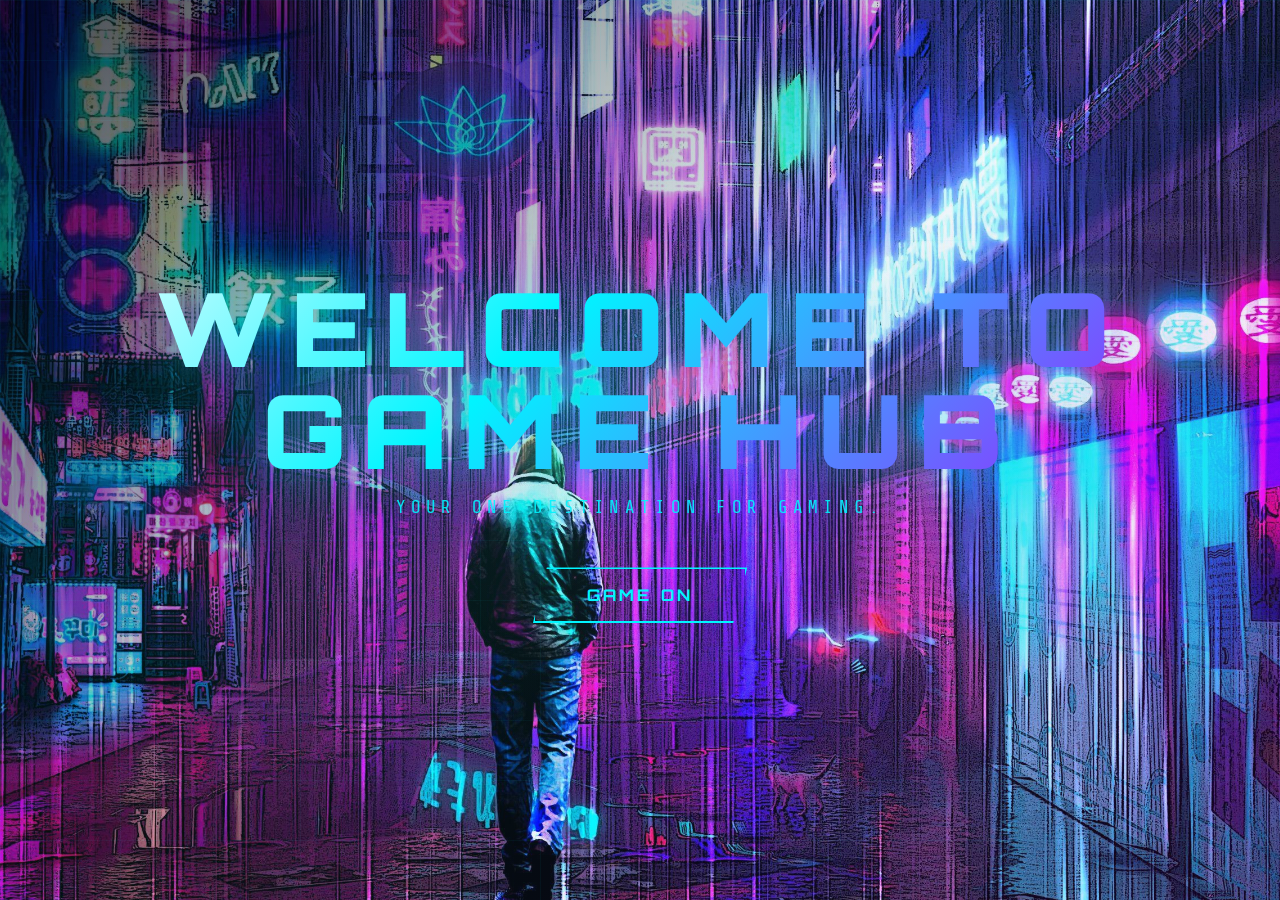
<file: index.html>
<!DOCTYPE html>
<html>
<head>
    <meta charset="UTF-8">
    <link href="https://fonts.googleapis.com/css2?family=Poppins&display=swap" rel="stylesheet">
    <meta name="viewport" content="width=device-width, initial-scale=1.0">
    <title>Game Hub</title>
    <link rel="stylesheet" href="css/style.css">
</head>
<body class="home-body">

    <div class="home-overlay">
        <h1 class="home-title">WELCOME TO GAME HUB</h1>
        <p class="home-text">Your One Destination For Gaming. </p>
        <a href="login.html">
            <button class="home-btn">GAME ON</button>
        </a>
    </div>

</body>
</html>
</file>
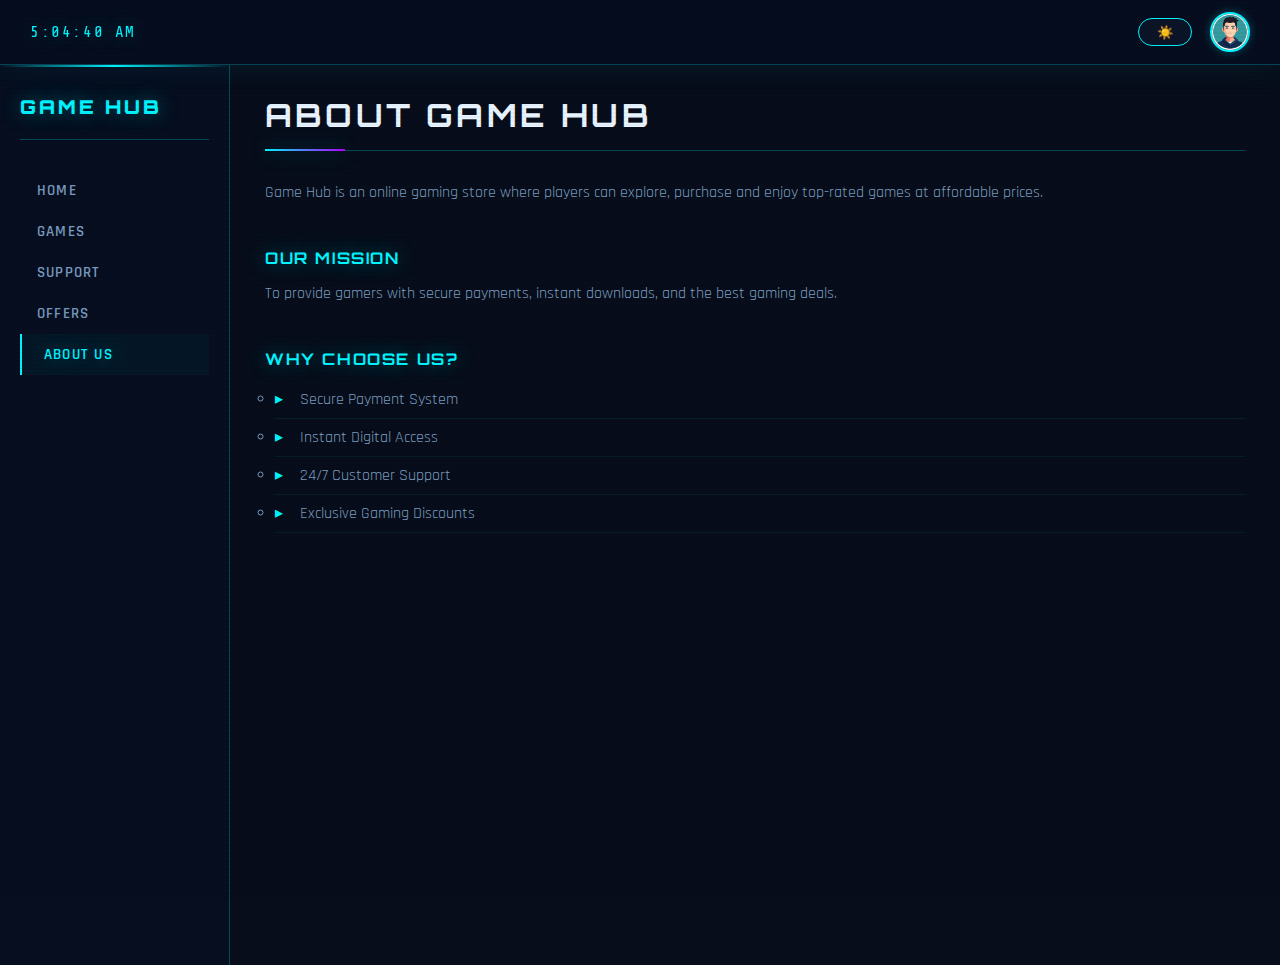
<file: aboutus.html>
<!DOCTYPE html>
<html>
<head>
    <meta charset="UTF-8">
    <link href="https://fonts.googleapis.com/css2?family=Poppins&display=swap" rel="stylesheet">
    <meta name="viewport" content="width=device-width, initial-scale=1.0">
    <title>About Us | Game Hub</title>
    <link rel="stylesheet" href="css/style.css">
</head>
<body>

    <div class="top-bar">

        <!-- LEFT SIDE (TIME) -->
        <div class="left-section">
            <span id="clock"></span>
        </div>
    
        <!-- RIGHT SIDE -->
        <div class="right-section">

            <button class="theme-toggle" onclick="toggleTheme()">
                <span class="toggle-circle"></span>
            </button>
        
            <a href="profile.html" class="profile-icon">
                <img src="images/profile.jpg" alt="Profile">
            </a>
        
        </div>
    </div>

<div class="layout">

    <aside class="sidebar">
        <h2 class="logo">Game Hub</h2>
        <a href="index.html">Home</a>
        <a href="games.html">Games</a>
        <a href="support.html">Support</a>
        <a href="offers.html">Offers</a>
        <a href="aboutus.html" class="active">About Us</a>
    </aside>

    <main class="content">
        <h1 class="page-title">About Game Hub</h1>

        <p>
            Game Hub is an online gaming store where players can explore,
            purchase and enjoy top-rated games at affordable prices.
        </p>

        <h2 style="margin-top:40px;">Our Mission</h2>
        <p>
            To provide gamers with secure payments, instant downloads,
            and the best gaming deals.
        </p>

        <h2 style="margin-top:40px;">Why Choose Us?</h2>
        <ul style="list-style-type: circle;"> 
            <li>Secure Payment System</li>
            <li>Instant Digital Access</li>
            <li>24/7 Customer Support</li>
            <li>Exclusive Gaming Discounts</li>
        </ul>

    </main>

</div>

<script src="js/script.js"></script>

</body>
</html>
</file>
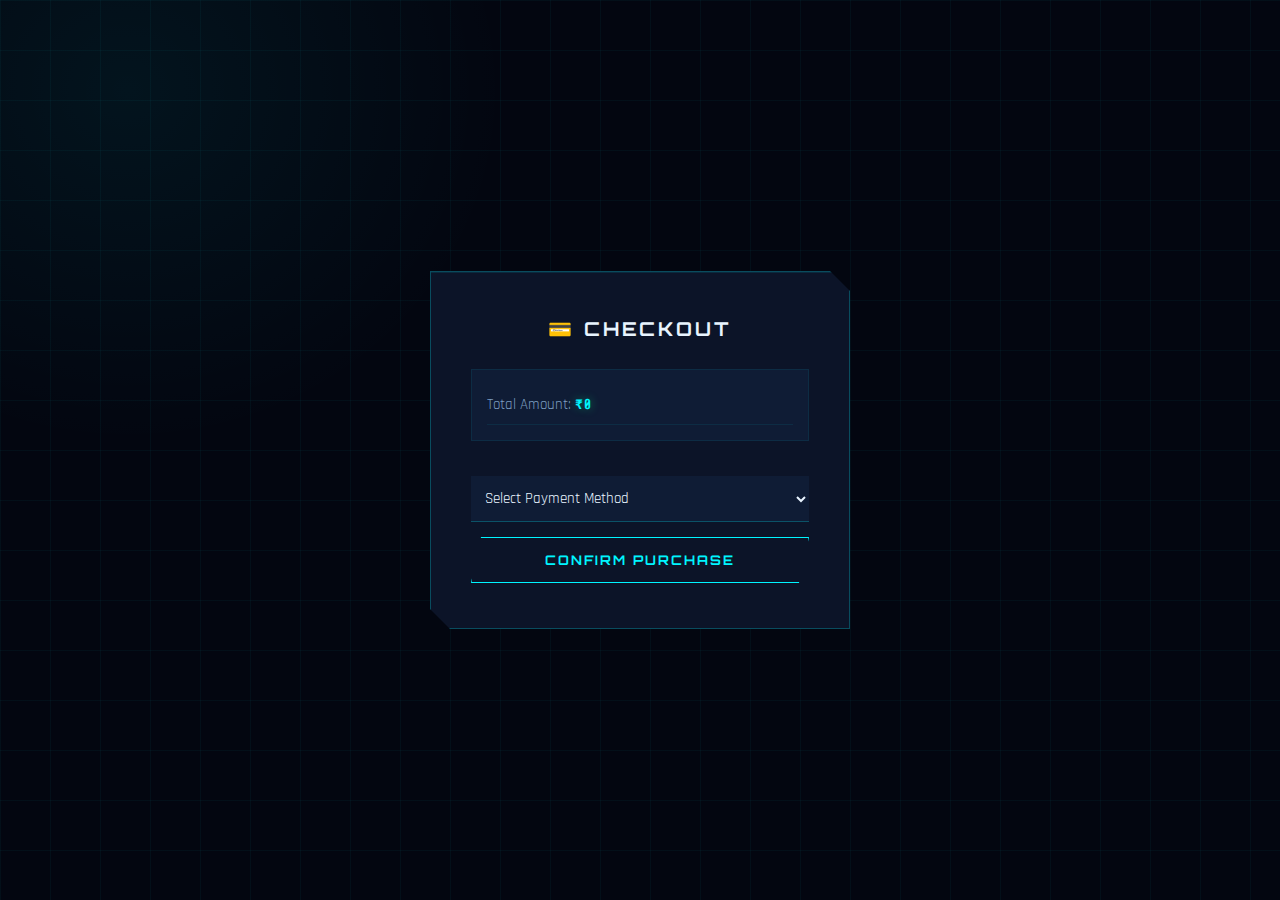
<file: buy.html>
<!DOCTYPE html>
<html>
<head>
    <meta charset="UTF-8">
    <link href="https://fonts.googleapis.com/css2?family=Poppins&display=swap" rel="stylesheet">
    <meta name="viewport" content="width=device-width, initial-scale=1.0">
    <title>Checkout | Game Hub</title>
    <link rel="stylesheet" href="css/style.css">
     
</head>

<body class="auth-body">

    <div class="auth-card checkout-card">
    
        <h2>💳 Checkout</h2>
    
        <div class="checkout-details">
            <p>Total Amount: <strong id="checkoutTotal">₹0</strong></p>
        </div>
    
        <select id="paymentMethod" class="checkout-input">
            <option value="">Select Payment Method</option>
            <option>UPI</option>
            <option>Credit Card</option>
            <option>Debit Card</option>
            <option>Net Banking</option>
        </select>
    
        <button class="auth-btn">
            Confirm Purchase
        </button>
    
    </div>
    
    <script src="js/script.js"></script>
</body>
</html>
</file>
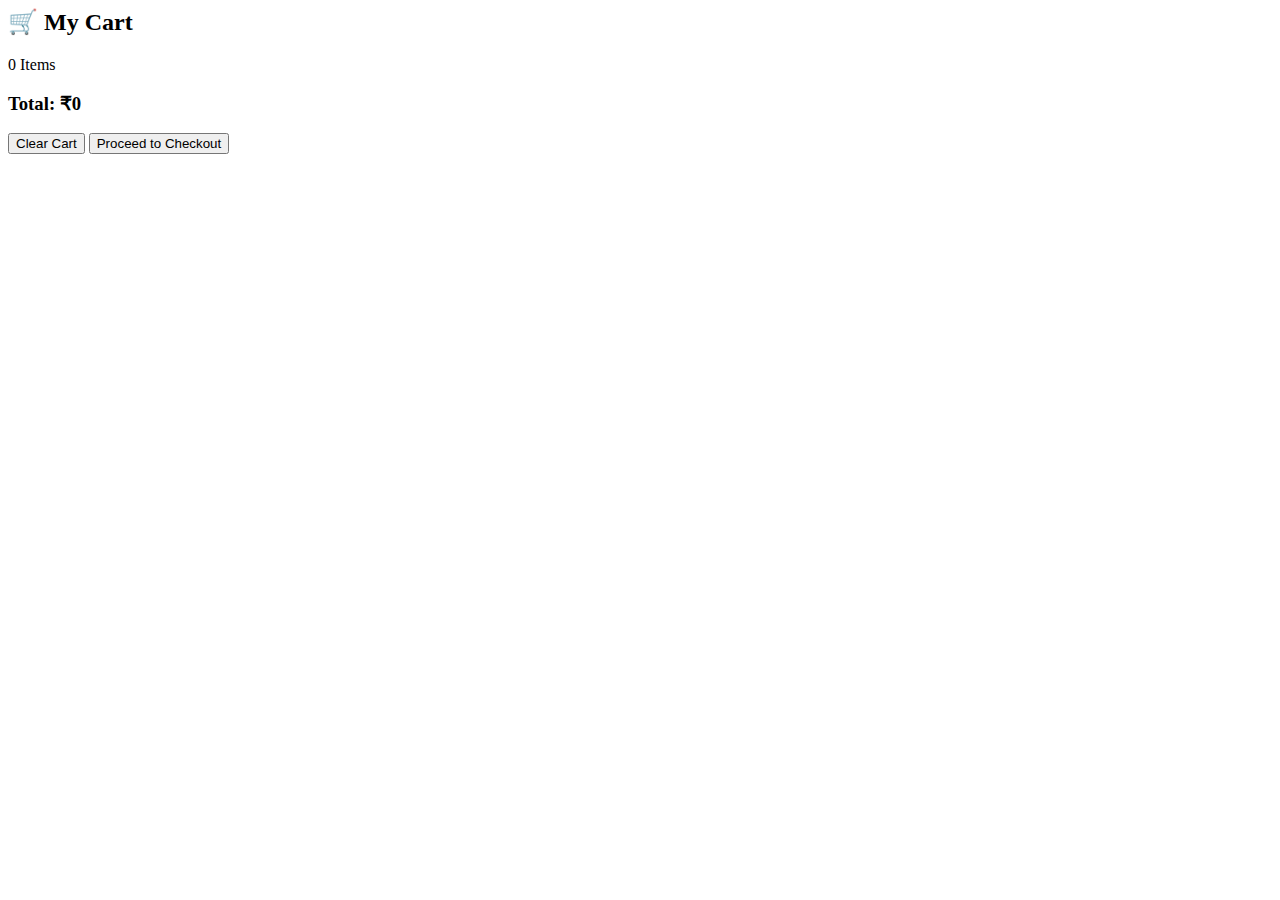
<file: cart.html>
<body onload="loadCart()">

    <div class="cart-wrapper">
    
        <div class="cart-card">
    
            <div class="cart-header">
                <h2>🛒 My Cart</h2>
                <span id="cartCount">0 Items</span>
            </div>
    
            <div id="cartItems" class="cart-items"></div>
    
            <div class="cart-footer">
                <h3 id="totalPrice">Total: ₹0</h3>
    
                <div class="cart-buttons">
                    <button onclick="clearCart()" class="cart-clear-btn">
                        Clear Cart
                    </button>
    
                    <button class="checkout-btn">
                        Proceed to Checkout
                    </button>
                </div>
            </div>
    
        </div>
    
    </div>
    
<script src="js/script.js"></script>
</body>
</file>
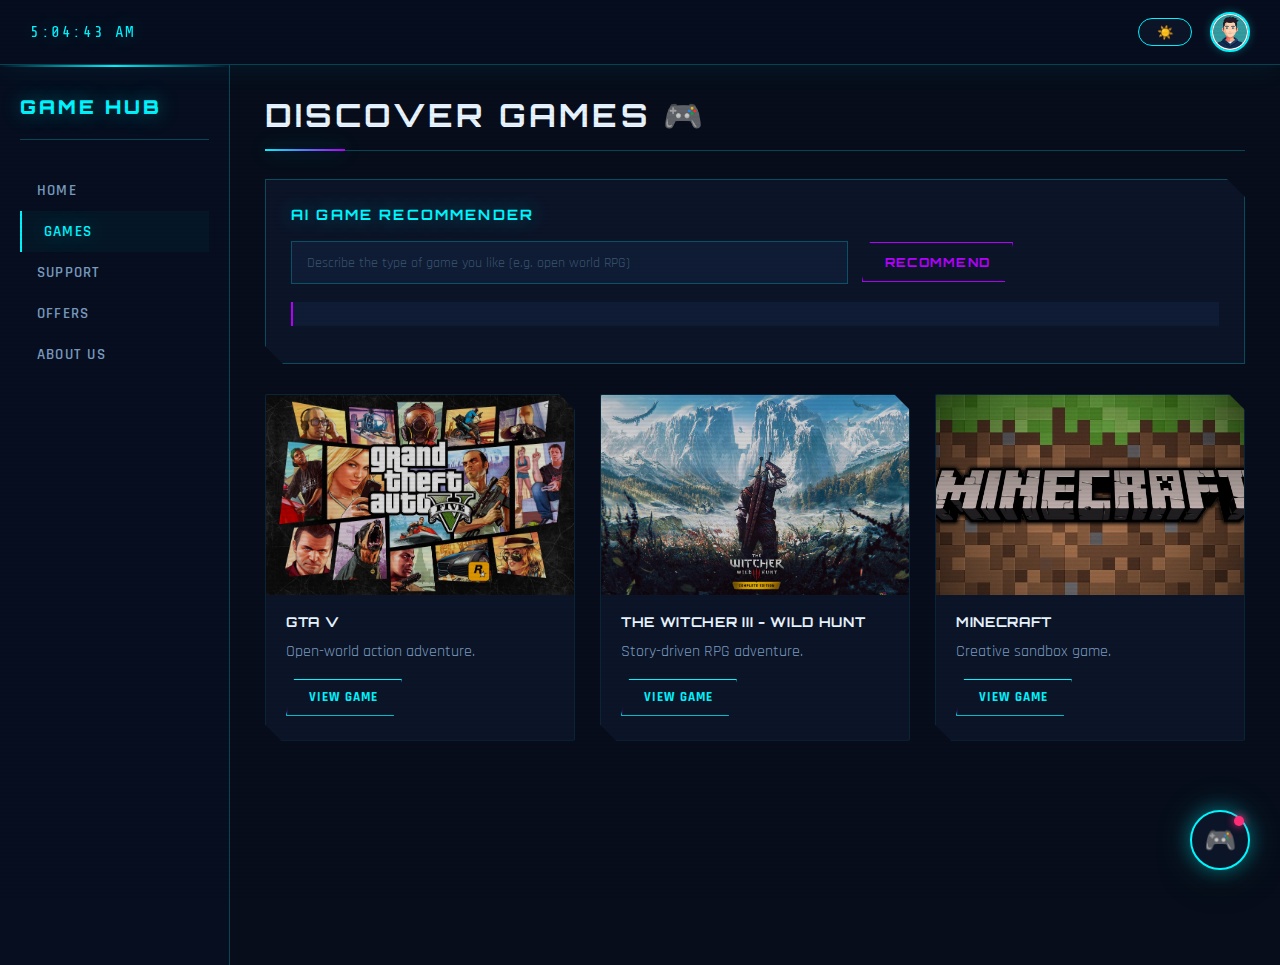
<file: games.html>
<!DOCTYPE html>
<html>
<head>
    <meta charset="UTF-8">
    <link href="https://fonts.googleapis.com/css2?family=Poppins&display=swap" rel="stylesheet">
    <meta name="viewport" content="width=device-width, initial-scale=1.0">
    <title>Games | Game Hub</title>
    <link rel="stylesheet" href="css/style.css">
</head>
<body>

    <div class="top-bar">

        <!-- LEFT SIDE (TIME) -->
        <div class="left-section">
            <span id="clock"></span>
        </div>
    
        <!-- RIGHT SIDE -->
        <div class="right-section">

            <button class="theme-toggle" onclick="toggleTheme()">
                <span class="toggle-circle"></span>
            </button>
        
            <a href="profile.html" class="profile-icon">
                <img src="images/profile.jpg" alt="Profile">
            </a>
        
        </div>
    </div>

<div class="layout">

    <!-- LEFT SIDEBAR -->
    <aside class="sidebar">
        <h2 class="logo">Game Hub</h2>
        <a href="home.html">Home</a>
        <a href="games.html" class="active">Games</a>
        <a href="support.html">Support</a>
        <a href="offers.html">Offers</a>
        <a href="aboutus.html">About Us</a>
    </aside>

    <!-- MAIN CONTENT -->
    <main class="content">
        <h1 class="page-title">Discover Games 🎮</h1>
        <!-- AI RECOMMENDATION BOX -->
        <div class="ai-recommendation">
            <h2>AI Game Recommender</h2>
           <input
               type="text" 
               id="aiInput"
               placeholder="Describe the type of game you like (e.g. open world RPG)"
               >
            <button onclick="getRecommendation()">Recommend</button>
            <p id="aiOutput"></p>
        </div>
        
        <div class="game-grid">

            <!-- GAME 1 -->
            <div class="game-card">
                <img src="images/GTAV1.jpg" alt="GTA V">
                <div class="game-info">
                    <h3>GTA V</h3>
                    <p>Open-world action adventure.</p>
                    <a href="./gtav.html" class="game-btn">View Game</a>
                </div>
            </div>

            <!-- GAME 2 -->
            <div class="game-card">
                <img src="images/WitcherIII1.jpg" alt="Witcher 3">
                <div class="game-info">
                    <h3>The Witcher III - Wild Hunt</h3>
                    <p>Story-driven RPG adventure.</p>
                    <a href="./witcher3.html" class="game-btn">View Game</a>
                </div>
            </div>

            <!-- GAME 3 -->
            <div class="game-card">
                <img src="images/Minecraft1.jpg" alt="Minecraft">
                <div class="game-info">
                    <h3>Minecraft</h3>
                    <p>Creative sandbox game.</p>
                    <a href="./minecraft.html" class="game-btn">View Game</a>
                </div>
            </div>

        </div>
    </main>

</div>

<script src="js/script.js" defer></script>

<!-- ====== AI CHATBOT WIDGET ====== -->
<button id="chatbotToggle" title="Chat with GX AI">🎮</button>

<div id="chatbotWindow">
  <div class="chatbot-header">
    <div class="chatbot-header-left">
      <div class="chatbot-avatar">🤖</div>
      <div>
        <div class="chatbot-header-title">GX Assistant</div>
        <div class="chatbot-header-sub">● Online — Gaming AI</div>
      </div>
    </div>
    <button class="chatbot-close" id="chatbotClose">✕</button>
  </div>
  <div class="chatbot-messages" id="chatbotMessages">
    <div class="chat-msg bot">
      <div class="chat-msg-avatar">🤖</div>
      <div>
        <div class="chat-msg-bubble">Hey! I am GX, your Game Hub AI. Ask me about games, specs, reviews, or recommendations.</div>
        <div class="chat-suggestions">
          <span class="chat-suggestion-chip" onclick="chatSuggestion('Best open world games?')">Open world games</span>
          <span class="chat-suggestion-chip" onclick="chatSuggestion('GTA V review and specs')">GTA V info</span>
          <span class="chat-suggestion-chip" onclick="chatSuggestion('Recommend RPG games')">RPG picks</span>
        </div>
      </div>
    </div>
  </div>
  <div class="chatbot-input-area">
    <input type="text" id="chatbotInput" placeholder="Ask about games, specs, deals...">
    <button id="chatbotSend">&#10148;</button>
  </div>
</div>
<!-- ====== END CHATBOT ====== -->

</body>
</html>
</file>
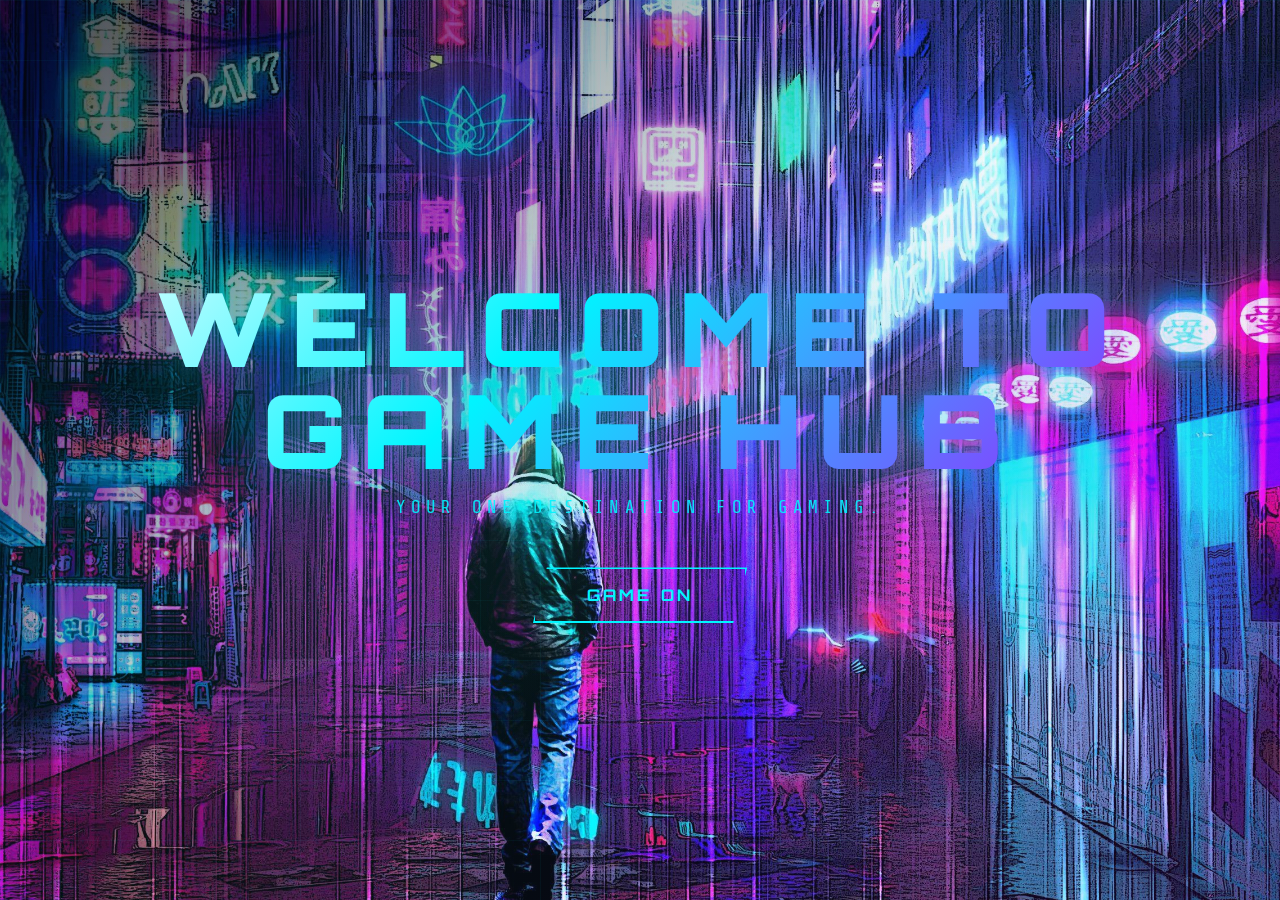
<file: home.html>
<!DOCTYPE html>
<html>
<head>
    <meta charset="UTF-8">
    <link href="https://fonts.googleapis.com/css2?family=Poppins&display=swap" rel="stylesheet">
    <meta name="viewport" content="width=device-width, initial-scale=1.0">
    <title>Game Hub</title>
    <link rel="stylesheet" href="css/style.css">
</head>
<body class="home-body">

    <div class="home-overlay">
        <h1 class="home-title">WELCOME TO GAME HUB</h1>
        <p class="home-text">Your One Destination For Gaming. </p>
        <a href="login.html">
            <button class="home-btn">GAME ON</button>
        </a>
    </div>

</body>
</html>
</file>
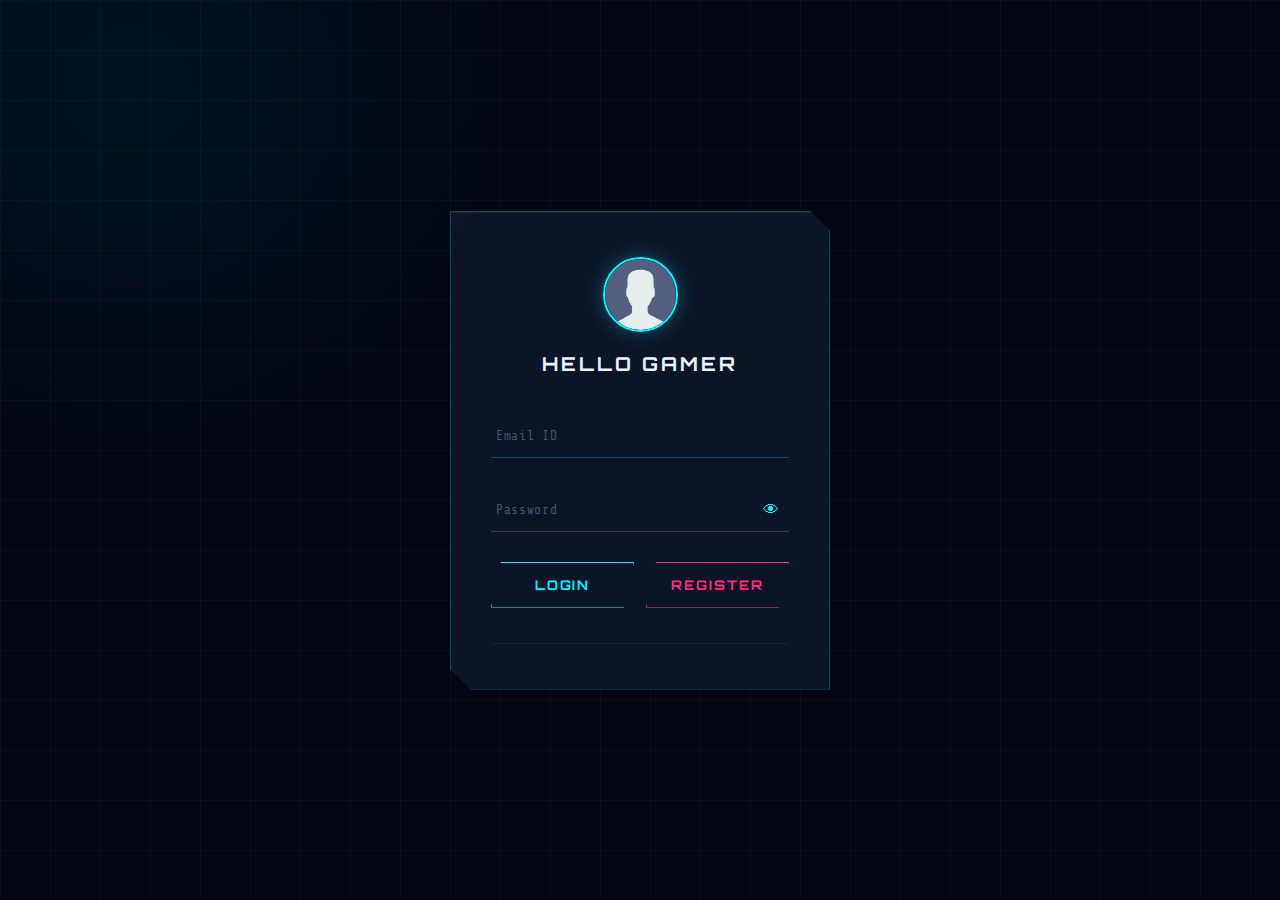
<file: login.html>
<!DOCTYPE html>
<html>
<head>
    <title>Login | Game Hub</title>
    <link rel="stylesheet" href="css/style.css">
</head>
<body class="auth-body">

<div class="auth-card">

    <div class="avatar">
        <img src="images/user.png" alt="avatar">
    </div>

    <h2>Hello Gamer</h2>

    <input type="email" id="loginEmail" placeholder="Email ID">
    <div class="password-wrapper">
        <input type="password" id="loginPassword" placeholder="Password">
        <span class="toggle-password" onclick="togglePassword()">
            👁
        </span>
    </div>

    <div class="button-group">
        <button id="loginBtn" onclick="loginUser()" class="auth-btn">
            Login
        </button>
    
        <a href="register.html" class="auth-btn register-btn">
            Register
        </a>
    </div>
    
    <p id="loginMessage" class="auth-message"></p>

</div>

<script src="js/script.js"></script>
</body>
</html>
</file>
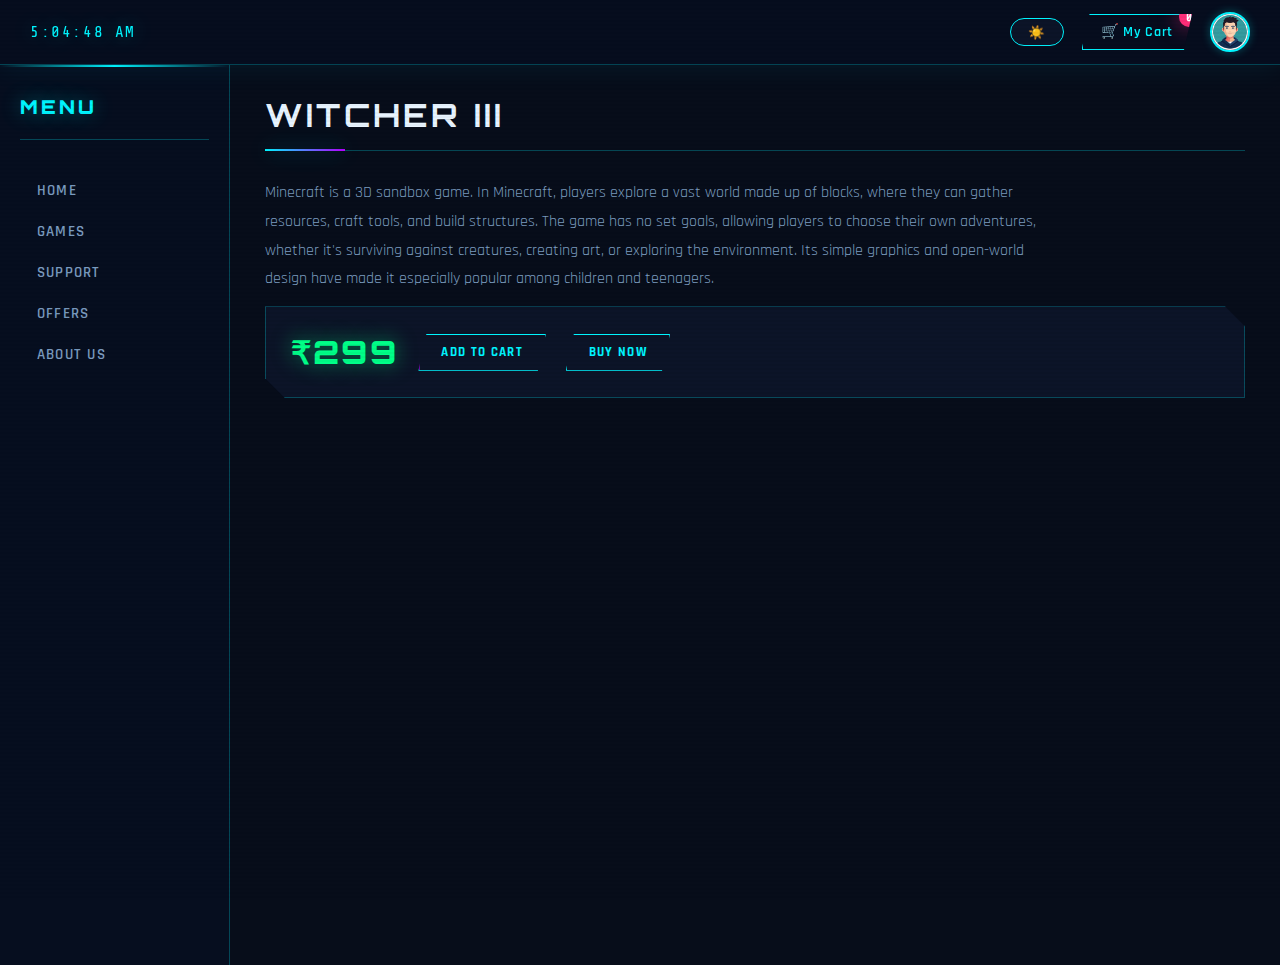
<file: minecraft.html>
<!DOCTYPE html>
<html>
<head>
    <meta charset="UTF-8">
    <link href="https://fonts.googleapis.com/css2?family=Poppins&display=swap" rel="stylesheet">
    <meta name="viewport" content="width=device-width, initial-scale=1.0">
    <title>Minecraft | Game Hub</title>
    <link rel="stylesheet" href="css/style.css">
</head>
<body>

    <div class="top-bar">

        <!-- LEFT SIDE (TIME) -->
        <div class="left-section">
            <span id="clock"></span>
        </div>
    
        <!-- RIGHT SIDE -->
        <div class="right-section">

            <button class="theme-toggle" onclick="toggleTheme()">
                <span class="toggle-circle"></span>
            </button>

            <a href="cart.html" class="cart-btn">
                🛒 My Cart
                <span id="cartCount" class="cart-count">0</span> 
            </a>
            
            <a href="profile.html" class="profile-icon">
                <img src="images/profile.jpg" alt="Profile">
            </a>
        
        </div>
    </div>

<div class="layout">

    <!-- LEFT SIDEBAR -->
    <aside class="sidebar">
        <h2 class="logo">Menu</h2>
        <a href="home.html">Home</a>
        <a href="games.html">Games</a>
        <a href="support.html">Support</a>
        <a href="offers.html">Offers</a>
        <a href="aboutus.html">About Us</a>
    </aside>

    <main class="content">

        <h1 class="page-title">Witcher III</h1>
        
        <p class="game-desc">
            Minecraft is a 3D sandbox game. In Minecraft, players explore a vast world made up of blocks, where they can gather resources, craft tools, and build 
            structures. The game has no set goals, allowing players to choose their own adventures, whether it's surviving against creatures, creating art, or 
            exploring the environment. Its simple graphics and open-world design have made it especially popular among children and teenagers. 
        </p>

        <!-- BUY BUTTON -->
        <div class="price-section">
            <span class="price">₹299</span>
            <button onclick="addToCart('Minecraft', 299)" class="game-btn">
                Add to Cart
            </button>
            <a href="buy.html?price=299&title=Cyber%20Strike" class="game-btn">
                Buy Now
            </a>
        </div>

    </main>

</div>

<script src="js/script.js" defer></script>

</body>
</html>
</file>
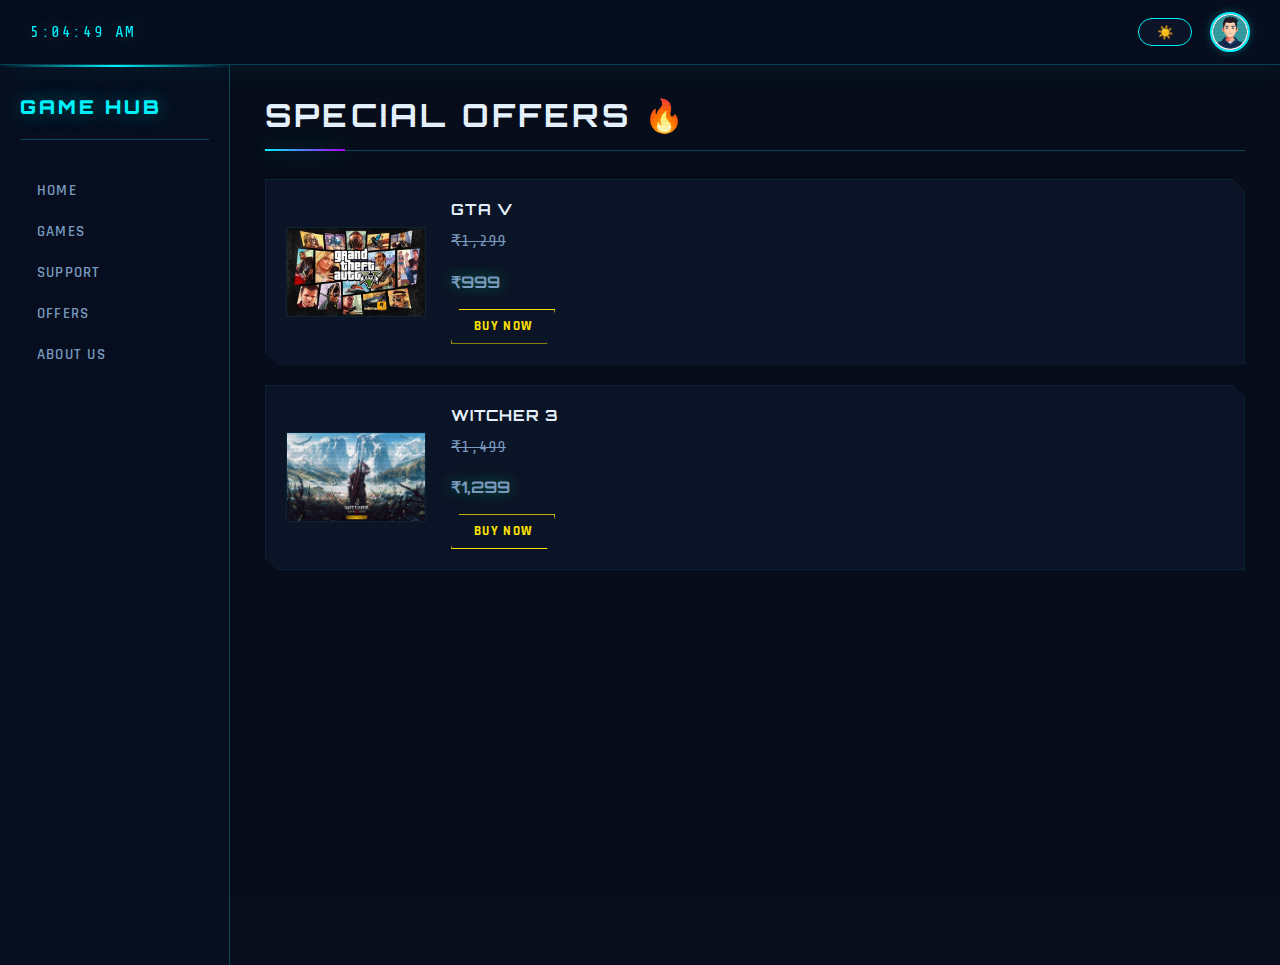
<file: offers.html>
<!DOCTYPE html>
<html>
<head>
    <meta charset="UTF-8">
    <link href="https://fonts.googleapis.com/css2?family=Poppins&display=swap" rel="stylesheet">
    <meta name="viewport" content="width=device-width, initial-scale=1.0">
    <title>Offers | Game Hub</title>
    <link rel="stylesheet" href="css/style.css">
</head>
<body>

    <div class="top-bar">

        <!-- LEFT SIDE (TIME) -->
        <div class="left-section">
            <span id="clock"></span>
        </div>
    
        <!-- RIGHT SIDE -->
        <div class="right-section">

            <button class="theme-toggle" onclick="toggleTheme()">
                <span class="toggle-circle"></span>
            </button>
        
            <a href="profile.html" class="profile-icon">
                <img src="images/profile.jpg" alt="Profile">
            </a>
        
        </div>
    </div>

<div class="layout">

    <aside class="sidebar">
        <h2 class="logo">Game Hub</h2>
        <a href="home.html">Home</a>
        <a href="games.html">Games</a>
        <a href="support.html">Support</a>
        <a href="offers.html">Offers</a>
        <a href="aboutus.html">About Us</a>
    </aside>

    <main class="content">
        <h1 class="page-title">Special Offers 🔥</h1>

        <div class="offer-card">
            <img src="images/GTAV1.jpg" alt="GTA V">
            <div class="offer-info">
                <h3>GTA V</h3>
                <p class="old-price">₹1,299</p>
                <p class="new-price">₹999</p>
                <a href="buy.html?game=GTA V&price=999" class="button">Buy Now</a>
            </div>
        </div>

        <div class="offer-card">
            <img src="images/WitcherIII1.jpg" alt="Witcher 3">
            <div class="offer-info">
                <h3>Witcher 3</h3>
                <p class="old-price">₹1,499</p>
                <p class="new-price">₹1,299</p>
                <a href="buy.html?game=Witcher 3&price=1,299" class="button">Buy Now</a>
            </div>
        </div>

    </main>

</div>

<script src="js/script.js" defer></script>

</body>
</html>
</file>
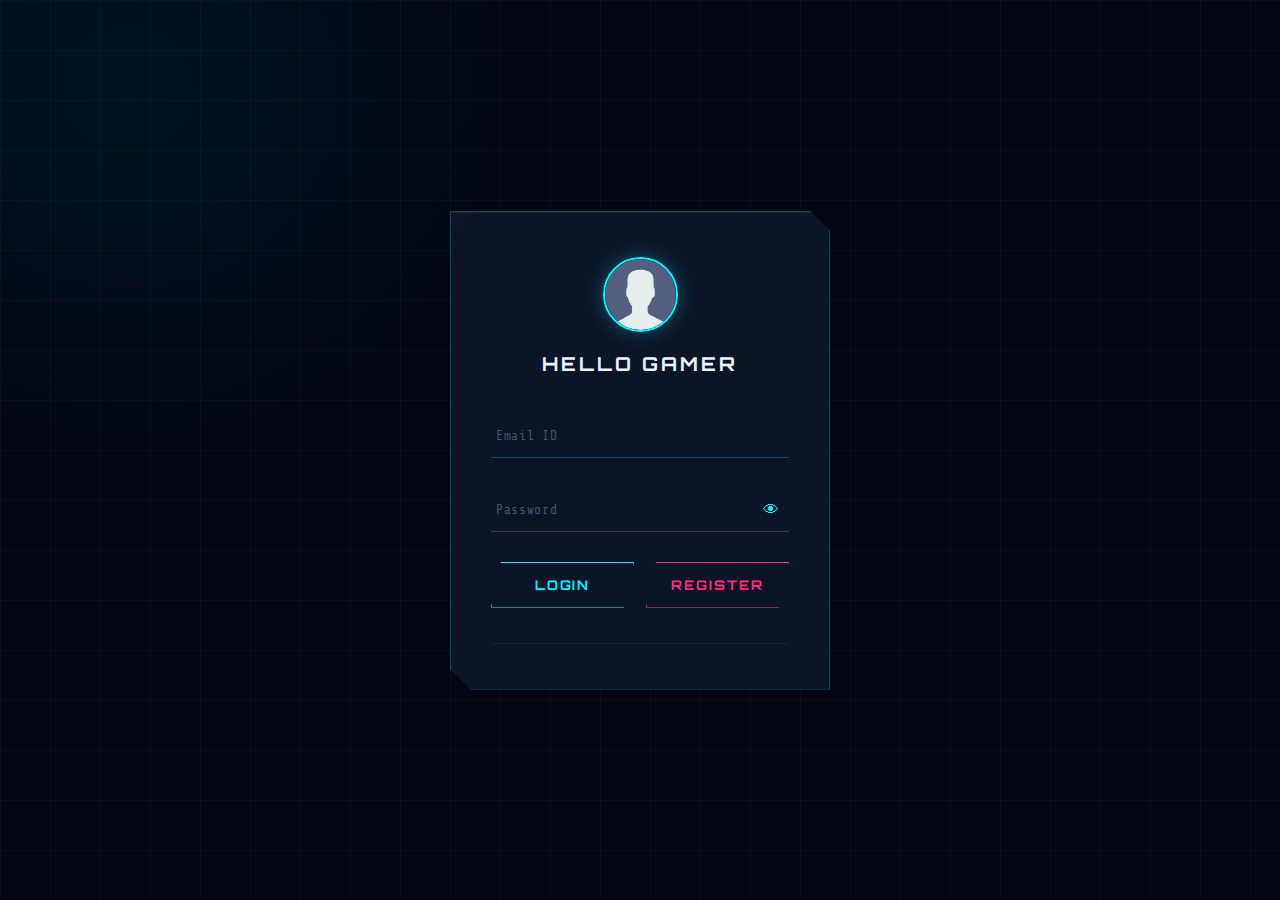
<file: profile.html>
<!DOCTYPE html>
<html>
<head>
    <title>My Profile | Game Hub</title>
    <link rel="stylesheet" href="css/style.css">
</head>
<body class="auth-body" onload="loadProfile()">

<div class="auth-card">

    <h2>My Profile</h2>

    <p><strong>Name:</strong> <span id="profileName"></span></p>
    <p><strong>Email:</strong> <span id="profileEmail"></span></p>
    <p><strong>Phone:</strong> <span id="profilePhone"></span></p>

    <button onclick="logoutUser()" class="auth-btn" style="margin-top:15px;">
        Logout
    </button>

    <!-- Hidden Delete Button -->
    <button id="deleteBtn" onclick="deleteAccount()" 
            class="delete-btn">
        Delete Account
    </button>

</div>

<script src="js/script.js"></script>
</body>
</html>
</file>
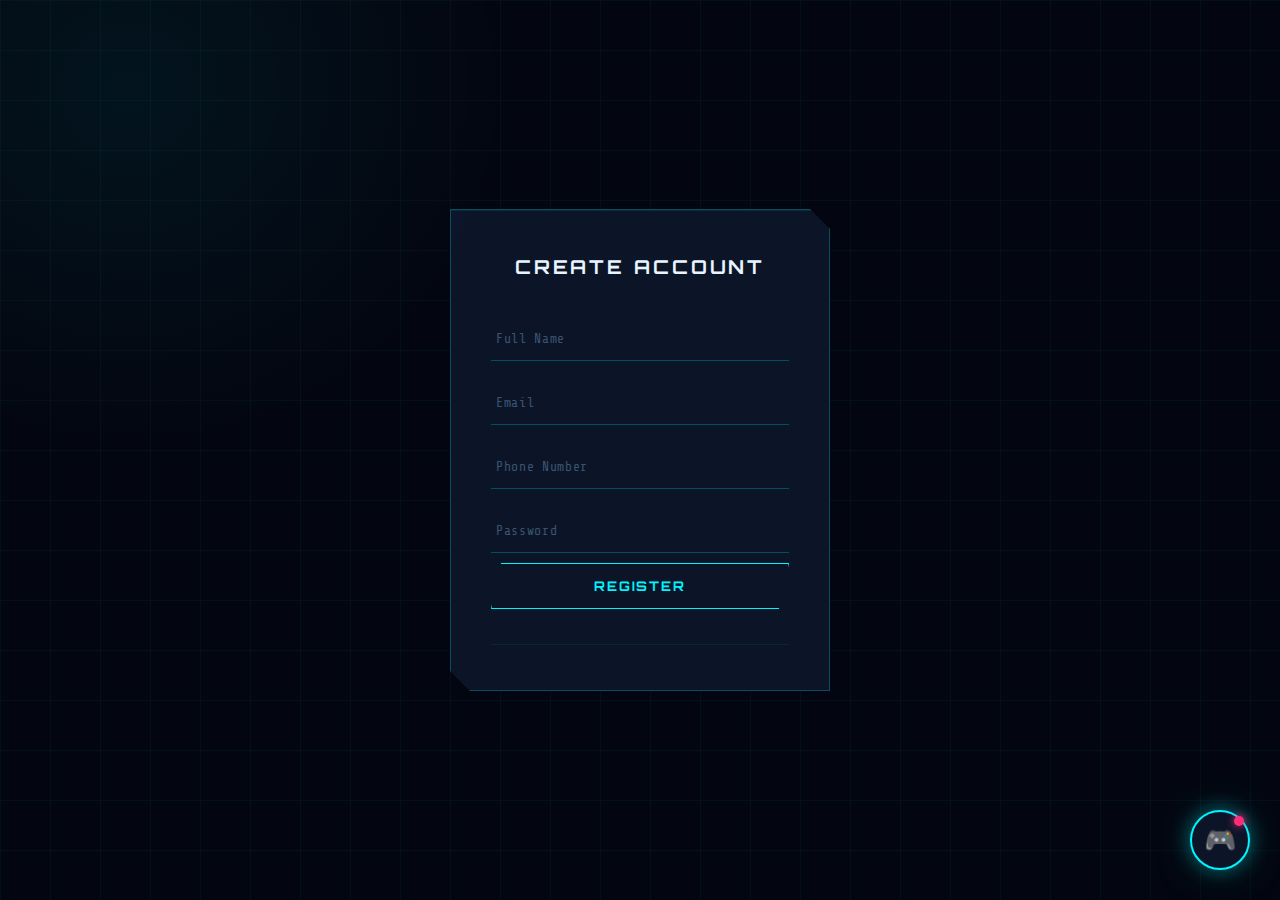
<file: register.html>
<!DOCTYPE html>
<html>
<head>
    <title>Register | Game Hub</title>
    <link rel="stylesheet" href="css/style.css">
</head>
<body class="auth-body">

<div class="auth-card">

    <h2>Create Account</h2>

    <input type="text" id="regName" placeholder="Full Name">
    <input type="email" id="regEmail" placeholder="Email">
    <input type="text" id="regPhone" placeholder="Phone Number">
    <input type="password" id="regPassword" placeholder="Password">

    <button id="registerBtn" onclick="registerUser()" class="auth-btn">
        Register
    </button>

    <p id="registerMessage" class="auth-message"></p>

</div>

<script src="js/script.js"></script>

<!-- ====== AI CHATBOT WIDGET ====== -->
<button id="chatbotToggle" title="Chat with GX AI">🎮</button>

<div id="chatbotWindow">
  <div class="chatbot-header">
    <div class="chatbot-header-left">
      <div class="chatbot-avatar">🤖</div>
      <div>
        <div class="chatbot-header-title">GX Assistant</div>
        <div class="chatbot-header-sub">● Online — Gaming AI</div>
      </div>
    </div>
    <button class="chatbot-close" id="chatbotClose">✕</button>
  </div>
  <div class="chatbot-messages" id="chatbotMessages">
    <div class="chat-msg bot">
      <div class="chat-msg-avatar">🤖</div>
      <div>
        <div class="chat-msg-bubble">Hey! I am GX, your Game Hub AI. Ask me about games, specs, reviews, or recommendations.</div>
        <div class="chat-suggestions">
          <span class="chat-suggestion-chip" onclick="chatSuggestion('Best open world games?')">Open world games</span>
          <span class="chat-suggestion-chip" onclick="chatSuggestion('GTA V review and specs')">GTA V info</span>
          <span class="chat-suggestion-chip" onclick="chatSuggestion('Recommend RPG games')">RPG picks</span>
        </div>
      </div>
    </div>
  </div>
  <div class="chatbot-input-area">
    <input type="text" id="chatbotInput" placeholder="Ask about games, specs, deals...">
    <button id="chatbotSend">&#10148;</button>
  </div>
</div>
<!-- ====== END CHATBOT ====== -->

</body>
</html>
</file>
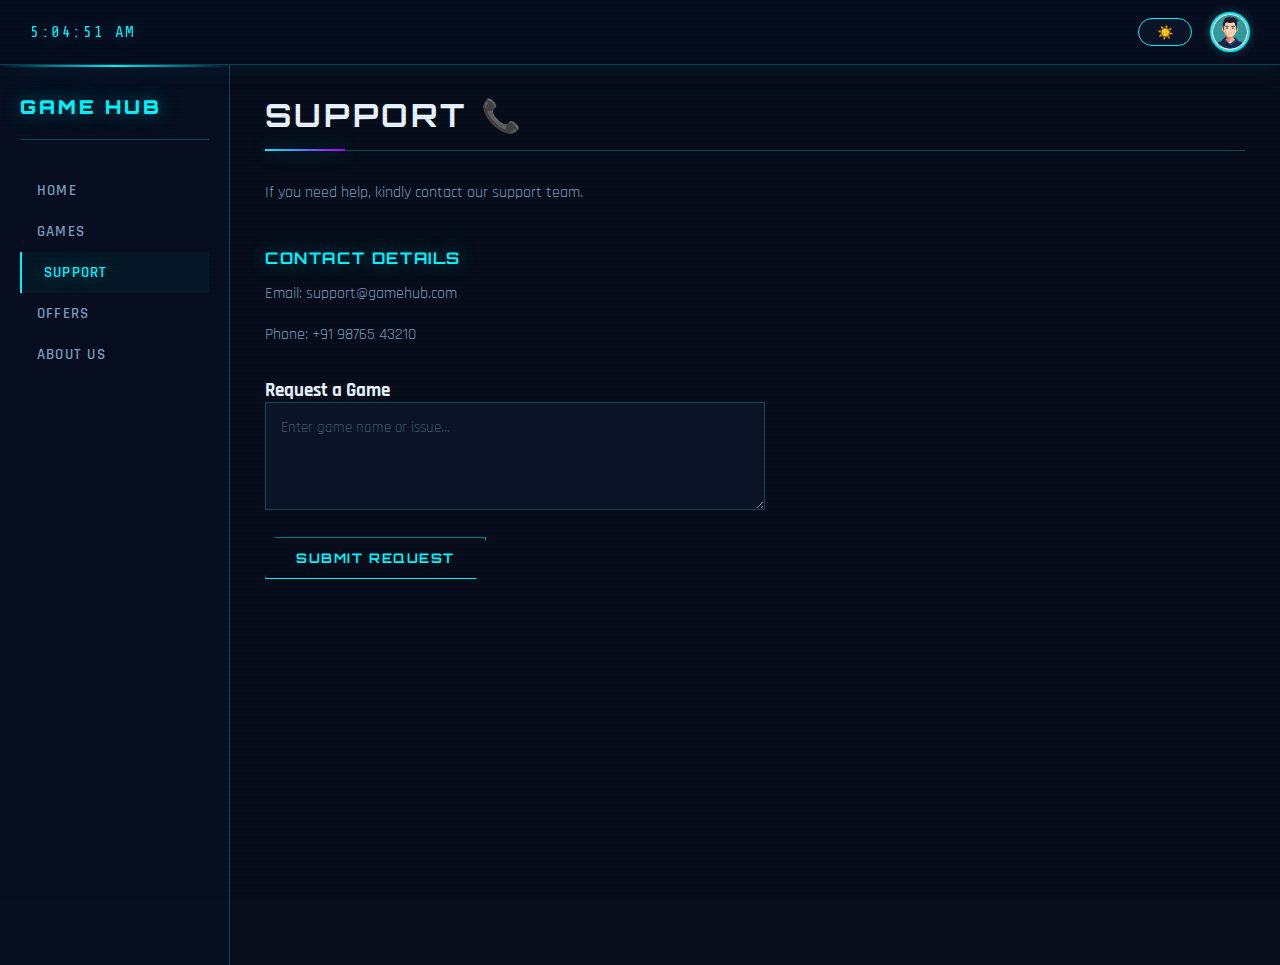
<file: support.html>
<!DOCTYPE html>
<html>
<head>
    <meta charset="UTF-8">
    <link href="https://fonts.googleapis.com/css2?family=Poppins&display=swap" rel="stylesheet">
    <meta name="viewport" content="width=device-width, initial-scale=1.0">
    <title>Support | Game Hub</title>
    <link rel="stylesheet" href="css/style.css">

</head>
<body>

    <div class="top-bar">

        <!-- LEFT SIDE (TIME) -->
        <div class="left-section">
            <span id="clock"></span>
        </div>
    
        <!-- RIGHT SIDE -->
        <div class="right-section">

            <button class="theme-toggle" onclick="toggleTheme()">
                <span class="toggle-circle"></span>
            </button>
        
            <a href="profile.html" class="profile-icon">
                <img src="images/profile.jpg" alt="Profile">
            </a>
        
        </div>
    </div>

<div class="layout">

    <!-- SIDEBAR -->
    <aside class="sidebar">
        <h2 class="logo">Game Hub</h2>
        <a href="index.html">Home</a>
        <a href="games.html">Games</a>
        <a href="support.html" class="active">Support</a>
        <a href="offers.html">Offers</a>
        <a href="aboutus.html">About Us</a>
    </aside>

    <!-- MAIN CONTENT -->
    <main class="content">
        <h1 class="page-title">Support 📞</h1>
        <p>If you need help, kindly contact our support team.</p>

        <h2 style="margin-top:40px;">Contact Details</h2>
        <p>Email: support@gamehub.com</p>
        <p>Phone: +91 98765 43210</p>

        <!-- FORM SECTION -->
        <div id="formSection">
            <h3 style="margin-top:30px;">Request a Game</h3>

            <textarea id="issueBox" rows="4"
                placeholder="Enter game name or issue..."></textarea>
            <br><br>

            <button id="submitBtn" onclick="submitRequest()" class="support-btn">
                Submit Request
            </button>

        </div>

    </main>

</div>

<script src="js/script.js"></script>

</body>
</html>
</file>
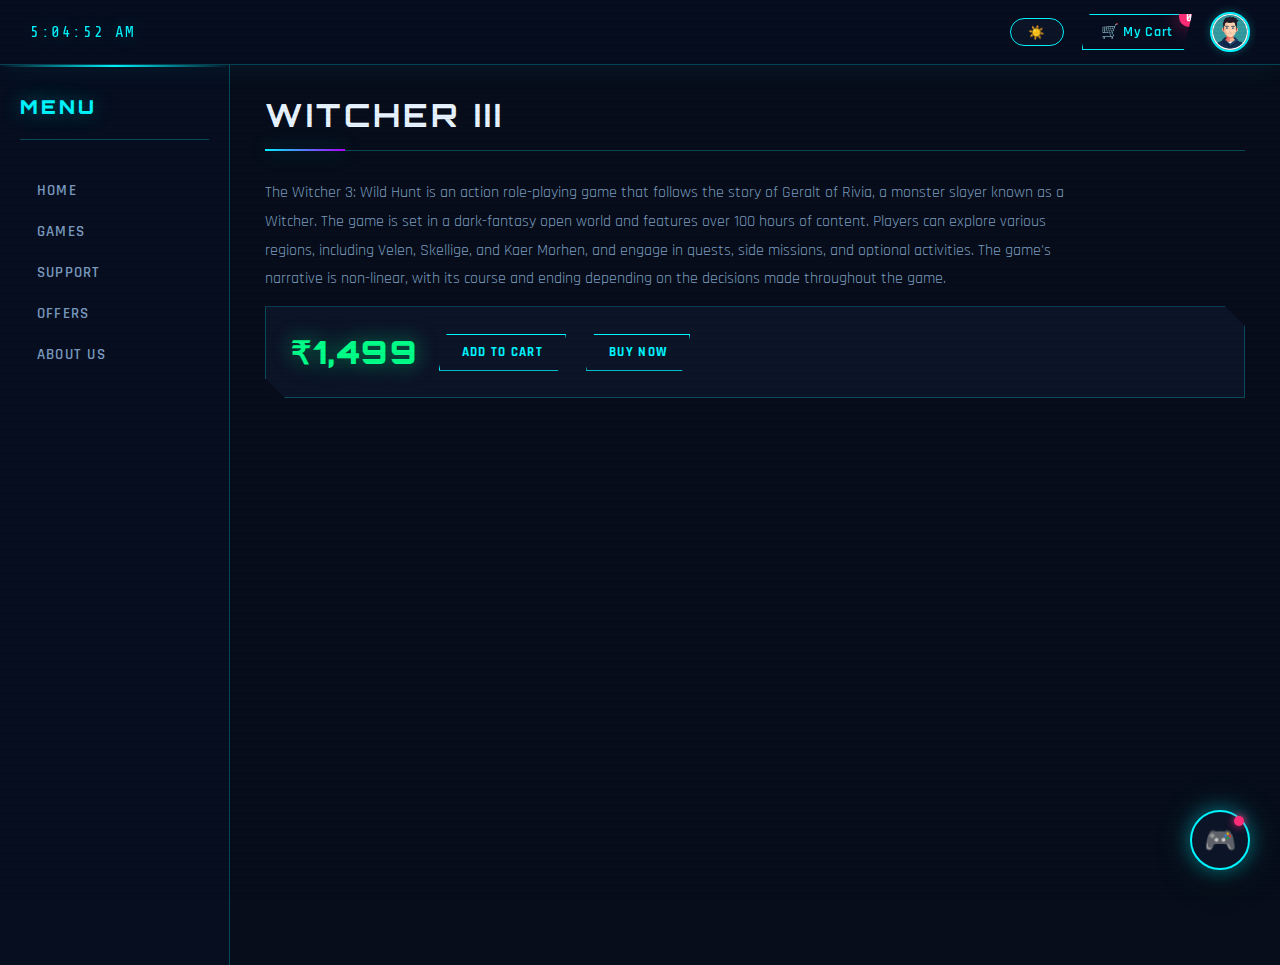
<file: witcher3.html>
<!DOCTYPE html>
<html>
<head>
    <meta charset="UTF-8">
    <link href="https://fonts.googleapis.com/css2?family=Poppins&display=swap" rel="stylesheet">
    <meta name="viewport" content="width=device-width, initial-scale=1.0">
    <title>The Witcher 3: Wild Hunt | Game Hub</title>
    <link rel="stylesheet" href="css/style.css">
</head>
<body>

    <div class="top-bar">

        <!-- LEFT SIDE (TIME) -->
        <div class="left-section">
            <span id="clock"></span>
        </div>
    
        <!-- RIGHT SIDE -->
        <div class="right-section">

            <button class="theme-toggle" onclick="toggleTheme()">
                <span class="toggle-circle"></span>
            </button>

            <a href="cart.html" class="cart-btn">
                🛒 My Cart
                <span id="cartCount" class="cart-count">0</span> 
            </a>
            
            <a href="profile.html" class="profile-icon">
                <img src="images/profile.jpg" alt="Profile">
            </a>
        
        </div>
    </div>

<div class="layout">

    <!-- LEFT SIDEBAR -->
    <aside class="sidebar">
        <h2 class="logo">Menu</h2>
        <a href="home.html">Home</a>
        <a href="games.html">Games</a>
        <a href="support.html">Support</a>
        <a href="offers.html">Offers</a>
        <a href="aboutus.html">About Us</a>
    </aside>

    <main class="content">

        <h1 class="page-title">Witcher III</h1>
        
        <p class="game-desc">
            The Witcher 3: Wild Hunt is an action role-playing game that follows the story of Geralt of Rivia, a monster slayer known as a Witcher. 
            The game is set in a dark-fantasy open world and features over 100 hours of content. Players can explore various regions, including Velen, Skellige, 
            and Kaer Morhen, and engage in quests, side missions, and optional activities. The game's narrative is non-linear, with its course and ending depending 
            on the decisions made throughout the game.
        </p>

        <!-- BUY BUTTON -->
        <div class="price-section">
            <span class="price">₹1,499</span>
            <button onclick="addToCart('Witcher III', 1,499)" class="game-btn">
                Add to Cart
            </button>
            <a href="buy.html?price=1,499&title=Cyber%20Strike" class="game-btn">
                Buy Now
            </a>
        </div>

    </main>

</div>

<script src="js/script.js" defer></script>

<!-- ====== AI CHATBOT WIDGET ====== -->
<button id="chatbotToggle" title="Chat with GX AI">🎮</button>

<div id="chatbotWindow">
  <div class="chatbot-header">
    <div class="chatbot-header-left">
      <div class="chatbot-avatar">🤖</div>
      <div>
        <div class="chatbot-header-title">GX Assistant</div>
        <div class="chatbot-header-sub">● Online — Gaming AI</div>
      </div>
    </div>
    <button class="chatbot-close" id="chatbotClose">✕</button>
  </div>
  <div class="chatbot-messages" id="chatbotMessages">
    <div class="chat-msg bot">
      <div class="chat-msg-avatar">🤖</div>
      <div>
        <div class="chat-msg-bubble">Hey! I am GX, your Game Hub AI. Ask me about games, specs, reviews, or recommendations.</div>
        <div class="chat-suggestions">
          <span class="chat-suggestion-chip" onclick="chatSuggestion('Best open world games?')">Open world games</span>
          <span class="chat-suggestion-chip" onclick="chatSuggestion('GTA V review and specs')">GTA V info</span>
          <span class="chat-suggestion-chip" onclick="chatSuggestion('Recommend RPG games')">RPG picks</span>
        </div>
      </div>
    </div>
  </div>
  <div class="chatbot-input-area">
    <input type="text" id="chatbotInput" placeholder="Ask about games, specs, deals...">
    <button id="chatbotSend">&#10148;</button>
  </div>
</div>
<!-- ====== END CHATBOT ====== -->

</body>
</html>
</file>
<file: css/style.css>
/* ================================================
   GAME HUB — CYBERPUNK DARK THEME
   ================================================ */

@import url('https://fonts.googleapis.com/css2?family=Orbitron:wght@400;600;700;900&family=Rajdhani:wght@300;400;500;600;700&family=Share+Tech+Mono&display=swap');

/* ================= CSS VARIABLES ================= */
:root {
  --neon-cyan:    #00f5ff;
  --neon-pink:    #ff2d78;
  --neon-purple:  #b400ff;
  --neon-green:   #00ff88;
  --neon-yellow:  #ffe600;

  --bg-deep:      #030610;
  --bg-dark:      #070d1a;
  --bg-card:      #0c1428;
  --bg-card2:     #0f1c35;
  --bg-sidebar:   #060e1f;

  --border-glow:  rgba(0, 245, 255, 0.25);
  --border-dim:   rgba(0, 245, 255, 0.08);

  --text-primary: #e8f4ff;
  --text-dim:     #7a9bbf;
  --text-muted:   #3a5570;

  --font-display: 'Orbitron', monospace;
  --font-body:    'Rajdhani', sans-serif;
  --font-mono:    'Share Tech Mono', monospace;

  --glow-cyan:    0 0 20px rgba(0,245,255,0.4), 0 0 40px rgba(0,245,255,0.15);
  --glow-pink:    0 0 20px rgba(255,45,120,0.5), 0 0 40px rgba(255,45,120,0.2);
  --glow-purple:  0 0 20px rgba(180,0,255,0.4), 0 0 60px rgba(180,0,255,0.15);

  --transition:   all 0.3s cubic-bezier(0.4, 0, 0.2, 1);
}

/* ================= GLOBAL RESET ================= */
*, *::before, *::after {
  box-sizing: border-box;
  margin: 0;
  padding: 0;
}

html, body {
  overflow-x: hidden;
  font-family: var(--font-body);
  background: var(--bg-deep);
  color: var(--text-primary);
  scroll-behavior: smooth;
}

/* Scanline overlay */
body::after {
  content: '';
  position: fixed;
  inset: 0;
  background: repeating-linear-gradient(
    0deg, transparent, transparent 2px,
    rgba(0,0,0,0.03) 2px, rgba(0,0,0,0.03) 4px
  );
  pointer-events: none;
  z-index: 9999;
}

/* ================= SCROLLBAR ================= */
::-webkit-scrollbar { width: 6px; }
::-webkit-scrollbar-track { background: var(--bg-deep); }
::-webkit-scrollbar-thumb {
  background: var(--neon-cyan);
  border-radius: 3px;
  box-shadow: var(--glow-cyan);
}

/* ================= HOMEPAGE ================= */
.home-body {
  height: 100vh;
  background: url('../images/homepage.jpg') no-repeat center center / cover;
  position: relative;
  overflow: hidden;
}

.home-body::before {
  content: '';
  position: absolute;
  inset: 0;
  background:
    linear-gradient(135deg, rgba(3,6,16,0.75) 0%, rgba(0,245,255,0.06) 50%, rgba(180,0,255,0.1) 100%),
    radial-gradient(ellipse at 20% 50%, rgba(0,245,255,0.08) 0%, transparent 60%),
    radial-gradient(ellipse at 80% 50%, rgba(255,45,120,0.08) 0%, transparent 60%);
}

.home-body::after {
  content: '';
  position: absolute;
  inset: 0;
  background-image:
    linear-gradient(rgba(0,245,255,0.04) 1px, transparent 1px),
    linear-gradient(90deg, rgba(0,245,255,0.04) 1px, transparent 1px);
  background-size: 60px 60px;
  animation: gridMove 20s linear infinite;
  pointer-events: none;
  z-index: 1;
}

@keyframes gridMove {
  0%   { background-position: 0 0; }
  100% { background-position: 60px 60px; }
}

.home-overlay {
  position: relative;
  height: 100vh;
  display: flex;
  flex-direction: column;
  justify-content: center;
  align-items: center;
  color: var(--text-primary);
  text-align: center;
  z-index: 2;
}

.home-title {
  font-family: var(--font-display);
  font-size: clamp(2.5rem, 8vw, 7rem);
  font-weight: 900;
  letter-spacing: 0.15em;
  text-transform: uppercase;
  line-height: 1;
  background: linear-gradient(135deg, #fff 0%, var(--neon-cyan) 40%, var(--neon-purple) 100%);
  -webkit-background-clip: text;
  -webkit-text-fill-color: transparent;
  background-clip: text;
  filter: drop-shadow(0 0 30px rgba(0,245,255,0.5));
  animation: titleGlow 3s ease-in-out infinite alternate;
  margin-bottom: 16px;
}

@keyframes titleGlow {
  from { filter: drop-shadow(0 0 20px rgba(0,245,255,0.4)); }
  to   { filter: drop-shadow(0 0 50px rgba(0,245,255,0.9)) drop-shadow(0 0 80px rgba(180,0,255,0.3)); }
}

.home-text {
  font-family: var(--font-mono);
  font-size: clamp(0.8rem, 2vw, 1.1rem);
  color: var(--neon-cyan);
  letter-spacing: 0.3em;
  text-transform: uppercase;
  margin-bottom: 50px;
  opacity: 0.9;
}

.home-btn {
  font-family: var(--font-display);
  font-size: 1rem;
  font-weight: 700;
  letter-spacing: 0.2em;
  padding: 16px 52px;
  background: transparent;
  color: var(--neon-cyan);
  border: 2px solid var(--neon-cyan);
  cursor: pointer;
  position: relative;
  overflow: hidden;
  clip-path: polygon(14px 0%, 100% 0%, calc(100% - 14px) 100%, 0% 100%);
  transition: var(--transition);
}

.home-btn::before {
  content: '';
  position: absolute;
  inset: 0;
  background: linear-gradient(90deg, var(--neon-cyan), var(--neon-purple));
  transform: translateX(-100%);
  transition: transform 0.4s ease;
  z-index: -1;
}

.home-btn:hover {
  color: var(--bg-deep);
  box-shadow: var(--glow-cyan);
  transform: scale(1.05);
}

.home-btn:hover::before { transform: translateX(0); }

/* ================= LAYOUT ================= */
.layout {
  display: flex;
  min-height: 100vh;
}

/* ================= TOP BAR ================= */
.top-bar {
  width: 100%;
  padding: 12px 30px;
  display: flex;
  justify-content: space-between;
  align-items: center;
  background: rgba(6,14,31,0.92);
  backdrop-filter: blur(20px);
  border-bottom: 1px solid var(--border-glow);
  position: sticky;
  top: 0;
  z-index: 100;
  box-shadow: 0 2px 30px rgba(0,245,255,0.07);
}

#clock {
  font-family: var(--font-mono);
  font-size: 1rem;
  color: var(--neon-cyan);
  letter-spacing: 0.1em;
  text-shadow: var(--glow-cyan);
}

.right-section {
  display: flex;
  align-items: center;
  gap: 18px;
}

/* ================= SIDEBAR ================= */
.sidebar {
  width: 230px;
  background: var(--bg-sidebar);
  padding: 30px 20px;
  display: flex;
  flex-direction: column;
  border-right: 1px solid var(--border-glow);
  position: relative;
  overflow: hidden;
  flex-shrink: 0;
}

.sidebar::before {
  content: '';
  position: absolute;
  top: 0; left: 0; right: 0;
  height: 2px;
  background: linear-gradient(90deg, transparent, var(--neon-cyan), transparent);
  animation: scanLine 4s ease-in-out infinite;
}

@keyframes scanLine {
  0%, 100% { opacity: 0.3; }
  50%       { opacity: 1; }
}

.logo {
  font-family: var(--font-display) !important;
  font-size: 1.2rem !important;
  font-weight: 900 !important;
  color: var(--neon-cyan) !important;
  letter-spacing: 0.15em !important;
  text-transform: uppercase !important;
  margin-bottom: 30px !important;
  text-shadow: var(--glow-cyan) !important;
  padding-bottom: 20px !important;
  border-bottom: 1px solid var(--border-glow) !important;
}

.sidebar a {
  text-decoration: none;
  color: var(--text-dim);
  padding: 11px 15px;
  font-family: var(--font-body);
  font-size: 0.95rem;
  font-weight: 600;
  letter-spacing: 0.08em;
  text-transform: uppercase;
  border-left: 2px solid transparent;
  transition: var(--transition);
  position: relative;
}

.sidebar a:hover,
.sidebar a.active {
  color: var(--neon-cyan);
  border-left-color: var(--neon-cyan);
  padding-left: 22px;
  text-shadow: var(--glow-cyan);
  background: rgba(0,245,255,0.04);
}

/* ================= CONTENT ================= */
.content {
  flex: 1;
  padding: 30px 35px;
  background: var(--bg-dark);
}

/* ================= PAGE TITLE ================= */
.page-title {
  font-family: var(--font-display);
  font-size: clamp(1.4rem, 3vw, 2rem);
  font-weight: 700;
  color: var(--text-primary);
  letter-spacing: 0.1em;
  text-transform: uppercase;
  margin-bottom: 28px;
  padding-bottom: 15px;
  border-bottom: 1px solid var(--border-glow);
  position: relative;
}

.page-title::after {
  content: '';
  position: absolute;
  bottom: -1px; left: 0;
  width: 80px; height: 2px;
  background: linear-gradient(90deg, var(--neon-cyan), var(--neon-purple));
  box-shadow: var(--glow-cyan);
}

/* ================= GAME GRID ================= */
.game-grid {
  display: grid;
  grid-template-columns: repeat(auto-fill, minmax(270px, 1fr));
  gap: 25px;
}

.game-card {
  background: var(--bg-card);
  border: 1px solid var(--border-dim);
  border-radius: 2px;
  overflow: hidden;
  transition: var(--transition);
  position: relative;
  clip-path: polygon(0 0, calc(100% - 16px) 0, 100% 16px, 100% 100%, 16px 100%, 0 calc(100% - 16px));
}

.game-card:hover {
  transform: translateY(-7px);
  box-shadow: 0 20px 40px rgba(0,0,0,0.5), var(--glow-cyan);
  border-color: var(--neon-cyan);
}

.game-card img {
  width: 100%;
  height: 200px;
  object-fit: cover;
  display: block;
  filter: brightness(0.85) saturate(1.1);
  transition: var(--transition);
}

.game-card:hover img {
  filter: brightness(1) saturate(1.3);
}

.game-info {
  padding: 18px 20px;
}

.game-info h3 {
  font-family: var(--font-display);
  font-size: 0.85rem;
  font-weight: 700;
  color: var(--text-primary);
  letter-spacing: 0.05em;
  margin-bottom: 8px;
  text-transform: uppercase;
}

.game-info p {
  font-size: 0.9rem;
  color: var(--text-dim);
  margin-bottom: 15px;
  line-height: 1.5;
}

/* ================= GAME BUTTON ================= */
.game-btn {
  display: inline-block;
  font-family: var(--font-body);
  font-weight: 700;
  font-size: 0.82rem;
  letter-spacing: 0.1em;
  text-transform: uppercase;
  padding: 9px 22px;
  background: transparent;
  color: var(--neon-cyan);
  border: 1px solid var(--neon-cyan);
  text-decoration: none;
  cursor: pointer;
  clip-path: polygon(8px 0%, 100% 0%, calc(100% - 8px) 100%, 0% 100%);
  transition: var(--transition);
  position: relative;
  overflow: hidden;
}

.game-btn::before {
  content: '';
  position: absolute;
  inset: 0;
  background: linear-gradient(90deg, var(--neon-cyan), var(--neon-purple));
  transform: translateX(-100%);
  transition: 0.3s ease;
  z-index: -1;
}

.game-btn:hover {
  color: var(--bg-deep);
  box-shadow: var(--glow-cyan);
}

.game-btn:hover::before { transform: translateX(0); }

/* ================= GAME DETAIL ================= */
.game-main-img {
  width: 100%;
  max-height: 400px;
  object-fit: cover;
  border: 1px solid var(--border-glow);
  margin-bottom: 25px;
  filter: brightness(0.9) saturate(1.1);
  box-shadow: 0 10px 40px rgba(0,0,0,0.5);
}

.game-desc {
  font-size: 1rem;
  color: var(--text-dim);
  line-height: 1.8;
  margin-bottom: 30px;
  max-width: 800px;
}

.price-section {
  display: flex;
  align-items: center;
  gap: 20px;
  padding: 25px;
  background: var(--bg-card);
  border: 1px solid var(--border-glow);
  clip-path: polygon(0 0, calc(100% - 20px) 0, 100% 20px, 100% 100%, 20px 100%, 0 calc(100% - 20px));
}

.price {
  font-family: var(--font-display);
  font-size: 2rem;
  font-weight: 900;
  color: var(--neon-green);
  text-shadow: 0 0 20px rgba(0,255,136,0.5);
  letter-spacing: 0.05em;
}

/* ================= CART BUTTON ================= */
.cart-btn {
  position: relative;
  padding: 8px 18px;
  background: transparent;
  color: var(--neon-cyan);
  border: 1px solid var(--neon-cyan);
  text-decoration: none;
  font-family: var(--font-body);
  font-weight: 600;
  font-size: 0.9rem;
  letter-spacing: 0.05em;
  clip-path: polygon(8px 0%, 100% 0%, calc(100% - 8px) 100%, 0% 100%);
  transition: var(--transition);
}

.cart-btn:hover {
  background: var(--neon-cyan);
  color: var(--bg-deep);
  box-shadow: var(--glow-cyan);
}

.cart-count {
  position: absolute;
  top: -8px; right: -8px;
  background: var(--neon-pink);
  color: white;
  font-size: 11px;
  width: 20px; height: 20px;
  border-radius: 50%;
  display: flex;
  justify-content: center;
  align-items: center;
  font-family: var(--font-mono);
  box-shadow: var(--glow-pink);
}

/* ================= PROFILE ICON ================= */
.profile-icon {
  width: 40px; height: 40px;
  border-radius: 50%;
  overflow: hidden;
  cursor: pointer;
  border: 2px solid var(--neon-cyan);
  transition: var(--transition);
  box-shadow: 0 0 10px rgba(0,245,255,0.3);
}

.profile-icon img { width: 100%; height: 100%; object-fit: cover; }

.profile-icon:hover {
  transform: scale(1.1);
  box-shadow: var(--glow-cyan);
}

/* ================= THEME TOGGLE ================= */
.theme-toggle {
  width: 54px; height: 28px;
  border-radius: 50px;
  border: 1px solid var(--neon-cyan);
  background: var(--bg-card);
  position: relative;
  cursor: pointer;
  transition: var(--transition);
}

.toggle-circle {
  width: 20px; height: 20px;
  background: var(--neon-cyan);
  border-radius: 50%;
  position: absolute;
  top: 3px; left: 4px;
  transition: 0.3s ease;
  box-shadow: 0 0 8px var(--neon-cyan);
}

body.dark-mode .toggle-circle {
  transform: translateX(26px);
  background: var(--neon-purple);
  box-shadow: 0 0 8px var(--neon-purple);
}

/* ================= AUTH PAGES ================= */
.auth-body {
  min-height: 100vh;
  display: flex;
  justify-content: center;
  align-items: center;
  background: var(--bg-deep);
  position: relative;
  overflow: hidden;
}

.auth-body::before {
  content: '';
  position: absolute;
  inset: 0;
  background-image:
    linear-gradient(rgba(0,245,255,0.04) 1px, transparent 1px),
    linear-gradient(90deg, rgba(0,245,255,0.04) 1px, transparent 1px);
  background-size: 50px 50px;
}

.auth-body::after {
  content: '';
  position: absolute;
  top: -30%; left: -20%;
  width: 60%; height: 80%;
  background: radial-gradient(ellipse, rgba(0,245,255,0.06) 0%, transparent 70%);
  pointer-events: none;
}

.auth-card {
  width: 380px;
  padding: 45px 40px;
  background: var(--bg-card);
  border: 1px solid var(--border-glow);
  box-shadow:
    0 25px 60px rgba(0,0,0,0.6),
    0 0 40px rgba(0,245,255,0.07),
    inset 0 1px 0 rgba(0,245,255,0.1);
  text-align: center;
  position: relative;
  z-index: 2;
  clip-path: polygon(0 0, calc(100% - 20px) 0, 100% 20px, 100% 100%, 20px 100%, 0 calc(100% - 20px));
}

.auth-card h2 {
  font-family: var(--font-display);
  font-size: 1.2rem;
  font-weight: 700;
  color: var(--text-primary);
  letter-spacing: 0.15em;
  text-transform: uppercase;
  margin-bottom: 28px;
}

.avatar {
  width: 75px; height: 75px;
  border-radius: 50%;
  overflow: hidden;
  margin: 0 auto 20px;
  border: 2px solid var(--neon-cyan);
  box-shadow: 0 0 20px rgba(0,245,255,0.3);
}

.avatar img { width: 100%; height: 100%; object-fit: cover; }

.auth-card > img {
  width: 70px; height: 70px;
  border-radius: 50%;
  object-fit: cover;
  margin-bottom: 15px;
  border: 2px solid var(--neon-cyan);
  box-shadow: 0 0 15px rgba(0,245,255,0.3);
}

.auth-card input {
  width: 100%;
  padding: 12px 5px;
  margin: 10px 0;
  border: none;
  border-bottom: 1px solid var(--border-glow);
  background: transparent;
  outline: none;
  font-size: 0.95rem;
  font-family: var(--font-body);
  color: var(--text-primary);
  transition: var(--transition);
}

.auth-card input:focus {
  border-bottom-color: var(--neon-cyan);
  box-shadow: 0 1px 0 var(--neon-cyan);
}

.auth-card input::placeholder {
  color: var(--text-muted);
  font-family: var(--font-mono);
  font-size: 0.82rem;
  letter-spacing: 0.05em;
}

.auth-btn {
  flex: 1;
  width: 100%;
  padding: 14px;
  border: 1px solid var(--neon-cyan);
  background: transparent;
  color: var(--neon-cyan);
  font-family: var(--font-display);
  font-size: 0.82rem;
  font-weight: 700;
  letter-spacing: 0.15em;
  text-transform: uppercase;
  cursor: pointer;
  text-decoration: none;
  display: flex;
  justify-content: center;
  align-items: center;
  transition: var(--transition);
  clip-path: polygon(10px 0%, 100% 0%, calc(100% - 10px) 100%, 0% 100%);
  position: relative;
  overflow: hidden;
}

.auth-btn::before {
  content: '';
  position: absolute;
  inset: 0;
  background: linear-gradient(90deg, var(--neon-cyan), var(--neon-purple));
  transform: translateX(-100%);
  transition: 0.3s ease;
  z-index: -1;
}

.auth-btn:hover { color: var(--bg-deep); box-shadow: var(--glow-cyan); }
.auth-btn:hover::before { transform: translateX(0); }

.auth-btn.success {
  background: var(--neon-green) !important;
  color: var(--bg-deep) !important;
  border-color: var(--neon-green) !important;
  box-shadow: 0 0 20px rgba(0,255,136,0.4) !important;
}

.auth-message {
  font-family: var(--font-mono);
  font-size: 0.82rem;
  margin-top: 15px;
  letter-spacing: 0.04em;
}

.button-group {
  display: flex;
  gap: 12px;
  margin-top: 20px;
}

#loginBtn { color: var(--neon-cyan); border-color: var(--neon-cyan); }

.register-btn {
  color: var(--neon-pink);
  border-color: var(--neon-pink);
}
.register-btn::before {
  background: linear-gradient(90deg, var(--neon-pink), var(--neon-purple));
}
.register-btn:hover { color: white; box-shadow: var(--glow-pink); }

.password-wrapper { position: relative; margin-top: 10px; }
.password-wrapper input { padding-right: 40px; }

.toggle-password {
  position: absolute;
  right: 10px; top: 50%;
  transform: translateY(-50%);
  cursor: pointer;
  font-size: 16px;
  color: var(--neon-cyan);
  transition: var(--transition);
}

.toggle-password:hover { text-shadow: var(--glow-cyan); }

/* ================= CART PAGE ================= */
.cart-wrapper {
  min-height: 100vh;
  display: flex;
  justify-content: center;
  align-items: center;
  padding: 40px 20px;
  background: var(--bg-dark);
  position: relative;
}

.cart-wrapper::before {
  content: '';
  position: absolute;
  inset: 0;
  background-image:
    linear-gradient(rgba(0,245,255,0.02) 1px, transparent 1px),
    linear-gradient(90deg, rgba(0,245,255,0.02) 1px, transparent 1px);
  background-size: 60px 60px;
}

.cart-card {
  width: 900px;
  max-width: 100%;
  padding: 35px;
  background: var(--bg-card);
  border: 1px solid var(--border-glow);
  box-shadow: 0 20px 60px rgba(0,0,0,0.5), 0 0 30px rgba(0,245,255,0.05);
  position: relative;
  z-index: 1;
  clip-path: polygon(0 0, calc(100% - 25px) 0, 100% 25px, 100% 100%, 25px 100%, 0 calc(100% - 25px));
}

.cart-header {
  display: flex;
  justify-content: space-between;
  align-items: center;
  margin-bottom: 25px;
  padding-bottom: 18px;
  border-bottom: 1px solid var(--border-glow);
}

.cart-header h2 {
  font-family: var(--font-display);
  font-size: 1.1rem;
  letter-spacing: 0.1em;
  text-transform: uppercase;
}

.cart-header span {
  font-family: var(--font-mono);
  font-size: 0.85rem;
  color: var(--neon-cyan);
}

.cart-items {
  display: flex;
  flex-direction: column;
  gap: 15px;
  margin-bottom: 25px;
}

.cart-item {
  display: flex;
  align-items: center;
  gap: 20px;
  padding: 15px;
  background: var(--bg-card2);
  border: 1px solid var(--border-dim);
  transition: var(--transition);
}

.cart-item:hover {
  border-color: var(--neon-cyan);
  transform: scale(1.01);
}

.cart-item img {
  width: 110px;
  border: 1px solid var(--border-dim);
}

.cart-footer {
  border-top: 1px solid var(--border-glow);
  padding-top: 22px;
}

.cart-footer h3 {
  font-family: var(--font-display);
  font-size: 1.3rem;
  color: var(--neon-green);
  text-shadow: 0 0 15px rgba(0,255,136,0.4);
  letter-spacing: 0.05em;
}

.cart-buttons { display: flex; gap: 15px; margin-top: 18px; }

.cart-clear-btn {
  flex: 1;
  padding: 13px;
  border: 1px solid var(--neon-pink);
  background: transparent;
  color: var(--neon-pink);
  font-family: var(--font-display);
  font-size: 0.78rem;
  font-weight: 700;
  letter-spacing: 0.12em;
  text-transform: uppercase;
  cursor: pointer;
  clip-path: polygon(8px 0%, 100% 0%, calc(100% - 8px) 100%, 0% 100%);
  transition: var(--transition);
}

.cart-clear-btn:hover {
  background: var(--neon-pink);
  color: white;
  box-shadow: var(--glow-pink);
}

.checkout-btn {
  flex: 1;
  padding: 13px;
  border: 1px solid var(--neon-cyan);
  background: transparent;
  color: var(--neon-cyan);
  font-family: var(--font-display);
  font-size: 0.78rem;
  font-weight: 700;
  letter-spacing: 0.12em;
  text-transform: uppercase;
  cursor: pointer;
  clip-path: polygon(8px 0%, 100% 0%, calc(100% - 8px) 100%, 0% 100%);
  transition: var(--transition);
  position: relative;
  overflow: hidden;
}

.checkout-btn::before {
  content: '';
  position: absolute;
  inset: 0;
  background: linear-gradient(90deg, var(--neon-cyan), var(--neon-purple));
  transform: translateX(-100%);
  transition: 0.3s ease;
  z-index: -1;
}

.checkout-btn:hover { color: var(--bg-deep); box-shadow: var(--glow-cyan); }
.checkout-btn:hover::before { transform: translateX(0); }

/* ================= CHECKOUT PAGE ================= */
.checkout-card { width: 420px; }

.checkout-details {
  margin-bottom: 20px;
  font-family: var(--font-mono);
  font-size: 1rem;
  color: var(--text-dim);
  padding: 15px;
  background: var(--bg-card2);
  border: 1px solid var(--border-dim);
}

.checkout-details strong {
  color: var(--neon-green);
  font-size: 1.2rem;
  text-shadow: 0 0 10px rgba(0,255,136,0.4);
}

.checkout-input {
  width: 100%;
  padding: 12px 10px;
  margin: 15px 0;
  border: none;
  border-bottom: 1px solid var(--border-glow);
  background: transparent;
  outline: none;
  font-size: 0.95rem;
  font-family: var(--font-body);
  color: var(--text-primary);
  transition: var(--transition);
}

.checkout-input:focus { border-bottom-color: var(--neon-cyan); }

select.checkout-input {
  background-color: var(--bg-card2);
  cursor: pointer;
}

select option {
  background-color: var(--bg-card);
  color: var(--text-primary);
}

/* ================= OFFERS PAGE ================= */
.offer-card {
  display: flex;
  gap: 25px;
  align-items: center;
  background: var(--bg-card);
  border: 1px solid var(--border-dim);
  padding: 20px;
  margin-bottom: 20px;
  transition: var(--transition);
  clip-path: polygon(0 0, calc(100% - 12px) 0, 100% 12px, 100% 100%, 12px 100%, 0 calc(100% - 12px));
}

.offer-card:hover {
  border-color: var(--neon-yellow);
  box-shadow: 0 0 25px rgba(255,230,0,0.1);
  transform: translateX(5px);
}

.offer-card img {
  width: 140px; height: 90px;
  object-fit: cover;
  border: 1px solid var(--border-dim);
}

.offer-info h3 {
  font-family: var(--font-display);
  font-size: 0.95rem;
  color: var(--text-primary);
  letter-spacing: 0.05em;
  text-transform: uppercase;
  margin-bottom: 8px;
}

.old-price {
  font-family: var(--font-mono);
  color: var(--text-muted);
  text-decoration: line-through;
  font-size: 0.88rem;
}

.new-price {
  font-family: var(--font-display);
  color: var(--neon-green);
  font-size: 1.4rem;
  font-weight: 700;
  text-shadow: 0 0 15px rgba(0,255,136,0.4);
  margin-bottom: 12px;
}

.button {
  display: inline-block;
  font-family: var(--font-body);
  font-weight: 700;
  font-size: 0.82rem;
  letter-spacing: 0.1em;
  text-transform: uppercase;
  padding: 8px 22px;
  background: transparent;
  color: var(--neon-yellow);
  border: 1px solid var(--neon-yellow);
  text-decoration: none;
  cursor: pointer;
  clip-path: polygon(8px 0%, 100% 0%, calc(100% - 8px) 100%, 0% 100%);
  transition: var(--transition);
}

.button:hover {
  background: var(--neon-yellow);
  color: var(--bg-deep);
  box-shadow: 0 0 20px rgba(255,230,0,0.4);
}

/* ================= SUPPORT PAGE ================= */
.support-btn {
  padding: 12px 30px;
  border: 1px solid var(--neon-cyan);
  background: transparent;
  color: var(--neon-cyan);
  font-family: var(--font-display);
  font-size: 0.82rem;
  font-weight: 700;
  letter-spacing: 0.12em;
  text-transform: uppercase;
  cursor: pointer;
  clip-path: polygon(10px 0%, 100% 0%, calc(100% - 10px) 100%, 0% 100%);
  transition: var(--transition);
}

.support-btn:hover {
  background: var(--neon-cyan);
  color: var(--bg-deep);
  box-shadow: var(--glow-cyan);
}

#issueBox {
  width: 100%;
  max-width: 500px;
  padding: 15px;
  background: var(--bg-card);
  border: 1px solid var(--border-glow);
  color: var(--text-primary);
  font-family: var(--font-body);
  font-size: 0.95rem;
  outline: none;
  resize: vertical;
  transition: var(--transition);
}

#issueBox:focus {
  border-color: var(--neon-cyan);
  box-shadow: 0 0 15px rgba(0,245,255,0.1);
}

#issueBox::placeholder { color: var(--text-muted); }

/* ================= ABOUT / GENERAL CONTENT ================= */
.content p {
  font-size: 1rem;
  color: var(--text-dim);
  line-height: 1.8;
  margin-bottom: 12px;
}

.content h2 {
  font-family: var(--font-display);
  font-size: 1rem;
  color: var(--neon-cyan);
  letter-spacing: 0.1em;
  text-transform: uppercase;
  text-shadow: var(--glow-cyan);
  margin-bottom: 12px;
}

.content ul { list-style: none; padding-left: 10px; }

.content ul li {
  font-size: 1rem;
  color: var(--text-dim);
  padding: 8px 0 8px 25px;
  position: relative;
  border-bottom: 1px solid var(--border-dim);
}

.content ul li::before {
  content: '▸';
  position: absolute;
  left: 0;
  color: var(--neon-cyan);
}

/* ================= PROFILE PAGE ================= */
.auth-card p {
  font-family: var(--font-body);
  font-size: 0.95rem;
  color: var(--text-dim);
  padding: 10px 0;
  border-bottom: 1px solid var(--border-dim);
  text-align: left;
}

.auth-card p strong {
  color: var(--neon-cyan);
  font-family: var(--font-mono);
  font-size: 0.82rem;
  letter-spacing: 0.05em;
  margin-right: 8px;
}

.delete-btn {
  width: 100%;
  padding: 12px;
  margin-top: 12px;
  border: 1px solid var(--neon-pink);
  background: transparent;
  color: var(--neon-pink);
  font-family: var(--font-display);
  font-size: 0.78rem;
  font-weight: 700;
  letter-spacing: 0.12em;
  text-transform: uppercase;
  cursor: pointer;
  clip-path: polygon(8px 0%, 100% 0%, calc(100% - 8px) 100%, 0% 100%);
  transition: var(--transition);
}

.delete-btn:hover {
  background: var(--neon-pink);
  color: white;
  box-shadow: var(--glow-pink);
}

/* ================= AI RECOMMENDATION ================= */
.ai-recommendation {
  margin: 20px 0 30px;
  padding: 25px;
  background: var(--bg-card);
  border: 1px solid var(--border-glow);
  position: relative;
  overflow: hidden;
  clip-path: polygon(0 0, calc(100% - 18px) 0, 100% 18px, 100% 100%, 18px 100%, 0 calc(100% - 18px));
}

.ai-recommendation h2 {
  font-family: var(--font-display);
  font-size: 0.9rem;
  font-weight: 700;
  color: var(--neon-cyan);
  letter-spacing: 0.15em;
  text-transform: uppercase;
  text-shadow: var(--glow-cyan);
  margin-bottom: 18px;
}

.ai-recommendation input {
  width: 60%;
  padding: 11px 15px;
  background: var(--bg-card2);
  border: 1px solid var(--border-glow);
  color: var(--text-primary);
  font-family: var(--font-body);
  font-size: 0.95rem;
  outline: none;
  margin-right: 10px;
  transition: var(--transition);
}

.ai-recommendation input:focus {
  border-color: var(--neon-cyan);
  box-shadow: 0 0 10px rgba(0,245,255,0.15);
}

.ai-recommendation input::placeholder {
  color: var(--text-muted);
  font-size: 0.85rem;
}

.ai-recommendation button {
  padding: 11px 22px;
  border: 1px solid var(--neon-purple);
  background: transparent;
  color: var(--neon-purple);
  font-family: var(--font-display);
  font-size: 0.78rem;
  font-weight: 700;
  letter-spacing: 0.1em;
  text-transform: uppercase;
  cursor: pointer;
  clip-path: polygon(8px 0%, 100% 0%, calc(100% - 8px) 100%, 0% 100%);
  transition: var(--transition);
}

.ai-recommendation button:hover {
  background: var(--neon-purple);
  color: white;
  box-shadow: var(--glow-purple);
}

#aiOutput, #recommendResult {
  margin-top: 18px;
  font-size: 0.92rem;
  line-height: 1.7;
  color: var(--text-dim);
  font-family: var(--font-body);
  padding: 12px 15px;
  background: var(--bg-card2);
  border-left: 2px solid var(--neon-purple);
}

/* =====================================================
   AI CHATBOT WIDGET
   ===================================================== */

#chatbotToggle {
  position: fixed;
  bottom: 30px; right: 30px;
  width: 60px; height: 60px;
  background: var(--bg-card);
  border: 2px solid var(--neon-cyan);
  border-radius: 50%;
  cursor: pointer;
  display: flex;
  justify-content: center;
  align-items: center;
  font-size: 26px;
  z-index: 10000;
  box-shadow: var(--glow-cyan), 0 10px 30px rgba(0,0,0,0.5);
  transition: var(--transition);
  animation: pulseGlow 3s ease-in-out infinite;
}

@keyframes pulseGlow {
  0%, 100% { box-shadow: 0 0 15px rgba(0,245,255,0.4), 0 10px 30px rgba(0,0,0,0.5); }
  50%       { box-shadow: 0 0 30px rgba(0,245,255,0.8), 0 0 60px rgba(0,245,255,0.2), 0 10px 30px rgba(0,0,0,0.5); }
}

#chatbotToggle:hover {
  transform: scale(1.12);
  border-color: var(--neon-purple);
  box-shadow: var(--glow-purple), 0 10px 30px rgba(0,0,0,0.5);
}

#chatbotToggle::after {
  content: '';
  position: absolute;
  top: 4px; right: 4px;
  width: 10px; height: 10px;
  background: var(--neon-pink);
  border-radius: 50%;
  box-shadow: 0 0 8px var(--neon-pink);
  animation: dotPulse 2s ease-in-out infinite;
}

@keyframes dotPulse {
  0%, 100% { transform: scale(1); opacity: 1; }
  50%       { transform: scale(1.4); opacity: 0.6; }
}

#chatbotWindow {
  position: fixed;
  bottom: 105px; right: 30px;
  width: 370px; height: 520px;
  background: var(--bg-card);
  border: 1px solid var(--border-glow);
  display: flex;
  flex-direction: column;
  z-index: 9999;
  box-shadow: 0 25px 60px rgba(0,0,0,0.7), var(--glow-cyan);
  overflow: hidden;
  clip-path: polygon(0 0, calc(100% - 20px) 0, 100% 20px, 100% 100%, 20px 100%, 0 calc(100% - 20px));
  transform: scale(0.85) translateY(20px);
  opacity: 0;
  pointer-events: none;
  transition: all 0.35s cubic-bezier(0.34, 1.56, 0.64, 1);
  transform-origin: bottom right;
}

#chatbotWindow.open {
  transform: scale(1) translateY(0);
  opacity: 1;
  pointer-events: all;
}

.chatbot-header {
  padding: 15px 18px;
  background: linear-gradient(135deg, rgba(0,245,255,0.1), rgba(180,0,255,0.06));
  border-bottom: 1px solid var(--border-glow);
  display: flex;
  align-items: center;
  justify-content: space-between;
  flex-shrink: 0;
}

.chatbot-header-left {
  display: flex;
  align-items: center;
  gap: 10px;
}

.chatbot-avatar {
  width: 36px; height: 36px;
  background: linear-gradient(135deg, var(--neon-cyan), var(--neon-purple));
  border-radius: 50%;
  display: flex;
  justify-content: center;
  align-items: center;
  font-size: 18px;
  flex-shrink: 0;
}

.chatbot-header-title {
  font-family: var(--font-display);
  font-size: 0.78rem;
  font-weight: 700;
  color: var(--neon-cyan);
  letter-spacing: 0.1em;
  text-transform: uppercase;
  text-shadow: var(--glow-cyan);
}

.chatbot-header-sub {
  font-family: var(--font-mono);
  font-size: 0.62rem;
  color: var(--neon-green);
  letter-spacing: 0.04em;
}

.chatbot-close {
  background: none;
  border: none;
  color: var(--text-dim);
  font-size: 20px;
  cursor: pointer;
  padding: 2px 6px;
  transition: var(--transition);
  line-height: 1;
}

.chatbot-close:hover {
  color: var(--neon-pink);
  text-shadow: var(--glow-pink);
}

.chatbot-messages {
  flex: 1;
  overflow-y: auto;
  padding: 14px;
  display: flex;
  flex-direction: column;
  gap: 10px;
  scrollbar-width: thin;
  scrollbar-color: var(--neon-cyan) transparent;
}

.chatbot-messages::-webkit-scrollbar { width: 3px; }
.chatbot-messages::-webkit-scrollbar-thumb {
  background: var(--neon-cyan);
  border-radius: 2px;
}

.chat-msg {
  display: flex;
  gap: 8px;
  animation: msgSlide 0.3s ease;
}

@keyframes msgSlide {
  from { opacity: 0; transform: translateY(8px); }
  to   { opacity: 1; transform: translateY(0); }
}

.chat-msg.user { flex-direction: row-reverse; }

.chat-msg-avatar {
  width: 26px; height: 26px;
  border-radius: 50%;
  display: flex;
  justify-content: center;
  align-items: center;
  font-size: 13px;
  flex-shrink: 0;
  margin-top: 2px;
}

.chat-msg.bot .chat-msg-avatar {
  background: linear-gradient(135deg, var(--neon-cyan), var(--neon-purple));
}

.chat-msg.user .chat-msg-avatar {
  background: linear-gradient(135deg, var(--neon-pink), var(--neon-purple));
}

.chat-msg-bubble {
  max-width: 80%;
  padding: 9px 13px;
  font-family: var(--font-body);
  font-size: 0.88rem;
  line-height: 1.5;
}

.chat-msg.bot .chat-msg-bubble {
  background: var(--bg-card2);
  border: 1px solid var(--border-dim);
  color: var(--text-primary);
  border-radius: 2px 12px 12px 2px;
  border-left: 2px solid var(--neon-cyan);
}

.chat-msg.user .chat-msg-bubble {
  background: linear-gradient(135deg, rgba(0,245,255,0.1), rgba(180,0,255,0.07));
  border: 1px solid var(--border-glow);
  color: var(--text-primary);
  border-radius: 12px 2px 2px 12px;
}

.chat-typing .chat-msg-bubble {
  display: flex;
  gap: 5px;
  align-items: center;
  padding: 11px 15px;
}

.typing-dot {
  width: 7px; height: 7px;
  background: var(--neon-cyan);
  border-radius: 50%;
  animation: typingBounce 1.2s ease-in-out infinite;
  box-shadow: 0 0 6px var(--neon-cyan);
}

.typing-dot:nth-child(2) { animation-delay: 0.2s; }
.typing-dot:nth-child(3) { animation-delay: 0.4s; }

@keyframes typingBounce {
  0%, 60%, 100% { transform: translateY(0); opacity: 0.4; }
  30%            { transform: translateY(-8px); opacity: 1; }
}

.chatbot-input-area {
  padding: 12px 14px;
  border-top: 1px solid var(--border-glow);
  display: flex;
  gap: 8px;
  align-items: center;
  background: rgba(0,0,0,0.2);
  flex-shrink: 0;
}

#chatbotInput {
  flex: 1;
  padding: 9px 13px;
  background: var(--bg-card2);
  border: 1px solid var(--border-glow);
  color: var(--text-primary);
  font-family: var(--font-body);
  font-size: 0.88rem;
  outline: none;
  transition: var(--transition);
  border-radius: 2px;
}

#chatbotInput:focus {
  border-color: var(--neon-cyan);
  box-shadow: 0 0 8px rgba(0,245,255,0.15);
}

#chatbotInput::placeholder {
  color: var(--text-muted);
  font-size: 0.8rem;
}

#chatbotSend {
  width: 38px; height: 38px;
  background: linear-gradient(135deg, var(--neon-cyan), var(--neon-purple));
  border: none;
  border-radius: 2px;
  color: var(--bg-deep);
  font-size: 17px;
  cursor: pointer;
  display: flex;
  justify-content: center;
  align-items: center;
  transition: var(--transition);
  flex-shrink: 0;
}

#chatbotSend:hover {
  transform: scale(1.08);
  box-shadow: var(--glow-cyan);
}

.chat-suggestions {
  display: flex;
  flex-wrap: wrap;
  gap: 6px;
  margin-top: 4px;
}

.chat-suggestion-chip {
  font-family: var(--font-mono);
  font-size: 0.7rem;
  color: var(--neon-cyan);
  border: 1px solid rgba(0,245,255,0.2);
  background: rgba(0,245,255,0.04);
  padding: 4px 10px;
  border-radius: 20px;
  cursor: pointer;
  transition: var(--transition);
  letter-spacing: 0.02em;
}

.chat-suggestion-chip:hover {
  background: rgba(0,245,255,0.14);
  border-color: var(--neon-cyan);
  box-shadow: 0 0 8px rgba(0,245,255,0.2);
}
</file>
